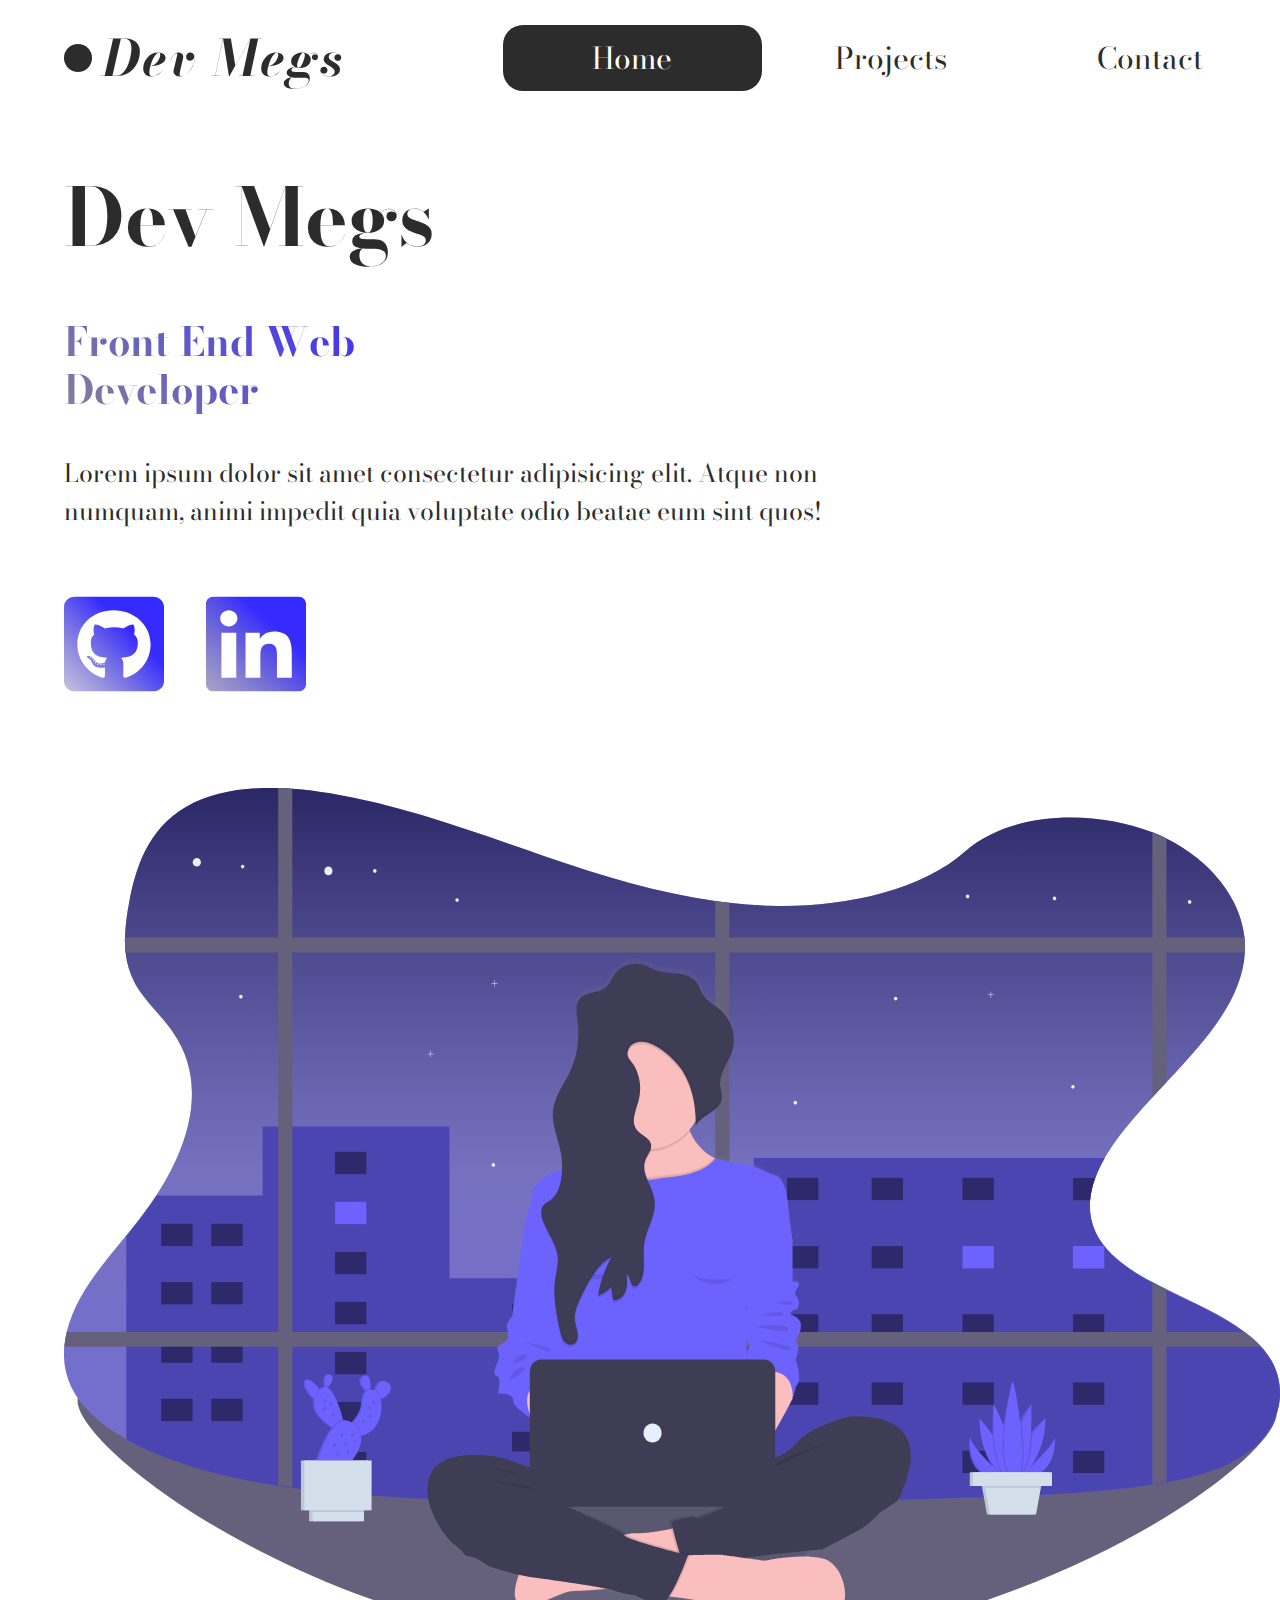
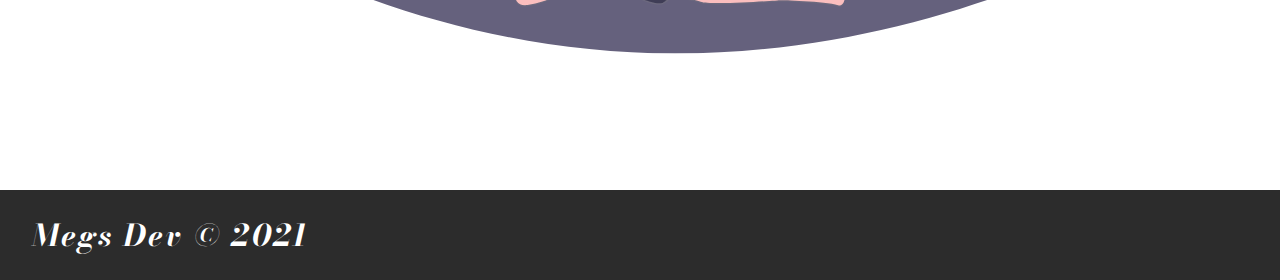
<file: index.html>
<!DOCTYPE html>
<html lang="en">

<head>
    <meta charset="UTF-8">
    <meta http-equiv="X-UA-Compatible" content="IE=edge">
    <meta name="viewport" content="width=device-width, initial-scale=1.0">
    <link href="style/style.css" rel="stylesheet" type="text/css">
    <link rel="preconnect" href="https://fonts.gstatic.com">
    <link rel="stylesheet" href="https://cdnjs.cloudflare.com/ajax/libs/font-awesome/5.15.2/css/all.min.css"
        integrity="sha512-HK5fgLBL+xu6dm/Ii3z4xhlSUyZgTT9tuc/hSrtw6uzJOvgRr2a9jyxxT1ely+B+xFAmJKVSTbpM/CuL7qxO8w=="
        crossorigin="anonymous" />
    <link href="https://fonts.googleapis.com/css2?family=Bodoni+Moda:ital,wght@0,500;0,900;1,700&display=swap"
        rel="stylesheet">
    <link rel="icon" href="icons/code-solid.svg">
    <title>Portfolio | Dev Megs</title>
</head>

<body>
    <header>
        <nav class="nav-bar">
            <div class="logo">
                <i class="fas fa-code"></i>
                <h1>Dev Megs</h1>
            </div>
            <ul class="menu">
                <li class="active"><a href="index.html">Home</a></li>
                <li><a href="./projects/index.html">Projects</a></li>
                <li><a href="./contact/index.html">Contact</a></li>
            </ul>
        </nav>
    </header>
    <section class="main">
        <section id="hero">
            <div class="hero-txt">
                <h1>Dev Megs</h1>
                <h2>Front End Web <br>
                    Developer</h2>
                <p>Lorem ipsum dolor sit amet consectetur adipisicing elit. Atque non numquam, animi impedit quia
                    voluptate odio beatae eum sint quos!</p>
            </div>
            <div class="hero-social">
                <a href="#"><img src="./icons/github-square-brands 1.svg"></a>
                <a href="#"><img src="./icons/linkedin-brands 1.svg"></a>
            </div>
        </section>
        <section class="hero-animation">
            <svg width="600" height="400" viewBox="0 0 930 662" fill="none" xmlns="http://www.w3.org/2000/svg">
                <g id="undraw_working_late_pukg 1" clip-path="url(#clip0)">
                    <path id="Vector"
                        d="M927.453 478.21C927.453 517.461 722.78 662 467.166 662C211.552 662 10.3409 507.969 10.3409 468.718C10.3409 429.468 211.552 519.841 467.166 519.841C722.78 519.841 927.453 438.924 927.453 478.21Z"
                        fill="#65617D" />
                    <path id="Vector_2"
                        d="M929.991 462.544C929.991 463.066 929.991 463.588 929.991 464.118C929.429 480.431 920.823 496.655 905.119 508.111C888.46 520.248 866.119 526.635 843.183 530.713C839.596 531.35 835.993 531.925 832.398 532.482C830.563 532.747 828.736 533.013 826.917 533.261C775.858 540.338 723.726 541.691 671.838 542.991C617.561 544.407 563.233 545.805 508.898 546.53L498.121 546.663C415.679 547.6 333.27 546.813 251.13 541.877C225.638 540.355 199.895 538.338 174.621 534.941C171.018 534.475 167.425 533.965 163.844 533.411C130.324 528.342 97.8018 520.566 68.1703 507.943C61.1754 504.995 54.3333 501.658 47.6729 497.946C29.061 487.517 13.3653 474.327 5.59706 458.138C1.0782 448.647 -0.78231 437.992 0.233881 427.424C0.566239 423.582 1.19117 419.775 2.10261 416.039C4.43898 406.795 8.00224 397.947 12.6865 389.757C24.7872 368.154 42.9633 348.79 58.6339 328.505C92.0867 285.274 113.875 230.648 83.0028 186.337C74.1452 173.608 61.3406 162.452 54.1254 149.139C50.2657 141.947 47.8576 133.989 47.0527 125.767C46.661 121.987 46.5127 118.183 46.6086 114.382C46.9509 105.505 48.0021 96.6749 49.7511 87.9848C54.7791 60.8091 64.173 31.5103 93.1844 14.5609C112.986 2.99004 138.227 -0.601534 163.819 0.0796265C167.411 0.168089 171.004 0.345013 174.596 0.6104C184.409 1.29156 194.163 2.54773 203.582 4.1489C261.773 13.9594 315.48 34.4561 369.698 52.9625C410.978 67.0457 453.732 80.2178 498.096 86.4986C501.683 87.0028 505.269 87.4717 508.873 87.8786C519.272 89.0817 529.764 89.8779 540.339 90.2052C592.974 91.7975 654.382 79.7666 689.335 48.5217C723.098 18.3206 786.417 15.8879 832.373 33.9254L833.06 34.1996C836.518 35.5914 839.87 37.0894 843.116 38.6935C876.979 55.5014 899.664 84.287 902.865 114.409C903.266 118.15 903.361 121.92 903.15 125.679C903.154 125.717 903.154 125.755 903.15 125.794C900.954 162.851 872.261 193.972 843.124 225.146C839.521 228.994 835.909 232.842 832.339 236.717C822.887 246.961 813.727 257.284 805.783 267.909C802.155 272.724 798.819 277.777 795.794 283.036C793.014 287.886 790.639 292.983 788.696 298.269C786.647 303.741 785.33 309.487 784.783 315.342C783.966 323.735 785.419 332.201 788.973 339.758L789.048 339.935C796.825 356.212 813.283 367.747 832.339 377.974C835.85 379.867 839.462 381.707 843.124 383.529C863.789 393.826 886.055 403.389 902.982 416.101C907.546 419.451 911.804 423.242 915.703 427.424C917.29 429.159 918.79 430.981 920.195 432.882C926.376 441.126 929.815 451.288 929.983 461.801C929.991 462.066 929.991 462.305 929.991 462.544Z"
                        fill="#6C63FF" />
                    <path id="Vector_3"
                        d="M929.991 462.544C929.991 463.066 929.991 463.588 929.991 464.118C929.429 480.431 920.823 496.655 905.119 508.111C888.46 520.248 866.119 526.635 843.183 530.713C839.596 531.35 835.993 531.925 832.398 532.482C830.563 532.747 828.736 533.013 826.917 533.261C775.858 540.338 723.726 541.691 671.838 542.991C617.561 544.407 563.233 545.805 508.898 546.53L498.121 546.663C415.679 547.6 333.27 546.813 251.13 541.877C225.638 540.355 199.895 538.338 174.621 534.941C171.018 534.475 167.425 533.965 163.844 533.411C130.324 528.342 97.8018 520.566 68.1703 507.943C61.1754 504.995 54.3333 501.658 47.6729 497.946C29.061 487.517 13.3653 474.327 5.59706 458.138C1.0782 448.647 -0.78231 437.992 0.233881 427.424C0.566239 423.582 1.19117 419.775 2.10261 416.039C4.43898 406.795 8.00224 397.947 12.6865 389.757C24.7872 368.154 42.9633 348.79 58.6339 328.505C92.0867 285.274 113.875 230.648 83.0028 186.337C74.1452 173.608 61.3406 162.452 54.1254 149.139C50.2657 141.947 47.8576 133.989 47.0527 125.767C46.661 121.987 46.5127 118.183 46.6086 114.382C46.9509 105.505 48.0021 96.6749 49.7511 87.9848C54.7791 60.8091 64.173 31.5103 93.1844 14.5609C112.986 2.99004 138.227 -0.601534 163.819 0.0796265C167.411 0.168089 171.004 0.345013 174.596 0.6104C184.409 1.29156 194.163 2.54773 203.582 4.1489C261.773 13.9594 315.48 34.4561 369.698 52.9625C410.978 67.0457 453.732 80.2178 498.096 86.4986C501.683 87.0028 505.269 87.4717 508.873 87.8786C519.272 89.0817 529.764 89.8779 540.339 90.2052C592.974 91.7975 654.382 79.7666 689.335 48.5217C723.098 18.3206 786.417 15.8879 832.373 33.9254L833.06 34.1996C836.518 35.5914 839.87 37.0894 843.116 38.6935C876.979 55.5014 899.664 84.287 902.865 114.409C903.266 118.15 903.361 121.92 903.15 125.679C903.154 125.717 903.154 125.755 903.15 125.794C900.954 162.851 872.261 193.972 843.124 225.146C839.521 228.994 835.909 232.842 832.339 236.717C822.887 246.961 813.727 257.284 805.783 267.909C802.155 272.724 798.819 277.777 795.794 283.036C793.014 287.886 790.639 292.983 788.696 298.269C786.647 303.741 785.33 309.487 784.783 315.342C783.966 323.735 785.419 332.201 788.973 339.758L789.048 339.935C796.825 356.212 813.283 367.747 832.339 377.974C835.85 379.867 839.462 381.707 843.124 383.529C863.789 393.826 886.055 403.389 902.982 416.101C907.546 419.451 911.804 423.242 915.703 427.424C917.29 429.159 918.79 430.981 920.195 432.882C926.376 441.126 929.815 451.288 929.983 461.801C929.991 462.066 929.991 462.305 929.991 462.544Z"
                        fill="url(#paint0_linear)" />
                    <path id="Vector_4"
                        d="M843.158 38.6935V225.137C839.555 228.994 835.943 232.842 832.373 236.717V33.9254L843.158 38.6935Z"
                        fill="#65617D" />
                    <path id="Vector_5"
                        d="M903.193 125.679C903.197 125.717 903.197 125.755 903.193 125.794H47.0535C46.6622 122.014 46.5138 118.21 46.6094 114.409H902.908C903.308 118.15 903.404 121.92 903.193 125.679V125.679Z"
                        fill="#65617D" />
                    <path id="star3"
                        d="M202.225 66.8422C203.961 66.8422 205.368 65.357 205.368 63.5249C205.368 61.6928 203.961 60.2076 202.225 60.2076C200.49 60.2076 199.083 61.6928 199.083 63.5249C199.083 65.357 200.49 66.8422 202.225 66.8422Z"
                        fill="#E7EFFD" />
                    <path id="Vector_6"
                        d="M101.582 60.1987C103.317 60.1987 104.724 58.7135 104.724 56.8814C104.724 55.0493 103.317 53.564 101.582 53.564C99.8464 53.564 98.4395 55.0493 98.4395 56.8814C98.4395 58.7135 99.8464 60.1987 101.582 60.1987Z"
                        fill="#E7EFFD" />
                    <path id="Vector_7"
                        d="M237.723 64.9491C238.468 64.9491 239.072 64.3115 239.072 63.5249C239.072 62.7383 238.468 62.1006 237.723 62.1006C236.978 62.1006 236.374 62.7383 236.374 63.5249C236.374 64.3115 236.978 64.9491 237.723 64.9491Z"
                        fill="#E7EFFD" />
                    <path id="Vector_8"
                        d="M136.627 61.6318C137.372 61.6318 137.976 60.9941 137.976 60.2075C137.976 59.421 137.372 58.7833 136.627 58.7833C135.882 58.7833 135.278 59.421 135.278 60.2075C135.278 60.9941 135.882 61.6318 136.627 61.6318Z"
                        fill="#E7EFFD" />
                    <path id="Vector_9"
                        d="M135.286 161.108C136.031 161.108 136.635 160.47 136.635 159.684C136.635 158.897 136.031 158.259 135.286 158.259C134.541 158.259 133.937 158.897 133.937 159.684C133.937 160.47 134.541 161.108 135.286 161.108Z"
                        fill="#E7EFFD" />
                    <path id="star2"
                        d="M757.557 85.9324C758.302 85.9324 758.906 85.2948 758.906 84.5082C758.906 83.7216 758.302 83.0839 757.557 83.0839C756.812 83.0839 756.208 83.7216 756.208 84.5082C756.208 85.2948 756.812 85.9324 757.557 85.9324Z"
                        fill="#E7EFFD" />
                    <path id="star5"
                        d="M300.623 87.2417C301.368 87.2417 301.972 86.604 301.972 85.8174C301.972 85.0308 301.368 84.3932 300.623 84.3932C299.878 84.3932 299.274 85.0308 299.274 85.8174C299.274 86.604 299.878 87.2417 300.623 87.2417Z"
                        fill="#E7EFFD" />
                    <path id="Vector_10"
                        d="M691.062 84.3932C691.807 84.3932 692.411 83.7555 692.411 82.9689C692.411 82.1823 691.807 81.5447 691.062 81.5447C690.317 81.5447 689.713 82.1823 689.713 82.9689C689.713 83.7555 690.317 84.3932 691.062 84.3932Z"
                        fill="#E7EFFD" />
                    <path id="Vector_11"
                        d="M860.899 88.6659C861.644 88.6659 862.248 88.0283 862.248 87.2417C862.248 86.4551 861.644 85.8174 860.899 85.8174C860.154 85.8174 859.55 86.4551 859.55 87.2417C859.55 88.0283 860.154 88.6659 860.899 88.6659Z"
                        fill="#E7EFFD" />
                    <path id="Vector_12"
                        d="M929.992 462.544C929.992 463.066 929.992 463.588 929.992 464.118C929.564 480.555 920.941 496.947 905.12 508.482C888.461 520.619 866.12 527.006 843.184 531.084C839.597 531.721 835.994 532.296 832.399 532.854C830.563 533.119 828.737 533.384 826.918 533.632C814.348 535.401 801.711 536.755 789.032 537.887C772.021 539.409 754.926 540.461 737.814 541.24C715.842 542.257 693.828 542.832 671.838 543.407C628.858 544.522 585.843 545.636 542.787 546.406L527.51 546.671L508.873 546.937L498.097 547.07C430.219 547.83 362.442 547.441 294.782 544.522C290.279 544.333 285.785 544.127 281.299 543.903C271.243 543.437 261.187 542.897 251.131 542.284C230.977 541.081 210.664 539.559 190.569 537.303C185.239 536.714 179.932 536.062 174.647 535.348C171.043 534.882 167.451 534.372 163.87 533.818C159.881 533.228 155.909 532.585 151.954 531.889C122.624 526.829 94.3081 519.505 68.1961 508.341C61.1952 505.378 54.3451 502.032 47.6736 498.318V342.624C51.3943 338.068 55.0898 333.512 58.643 328.903C62.9167 323.366 67.0229 317.66 70.7939 311.804H151.912V259.036H294.79V375.045H527.51V283.044H796.004C793.277 287.739 790.925 292.666 788.974 297.773V298.269H788.664C786.614 303.741 785.297 309.487 784.75 315.342C783.933 323.735 785.386 332.201 788.94 339.758V340.129L789.015 340.306C796.792 356.583 813.25 368.119 832.306 378.345C835.818 380.238 839.429 382.078 843.091 383.901C863.547 394.091 885.586 403.575 902.447 416.101L902.949 416.472C907.389 419.723 911.542 423.388 915.36 427.424C915.486 427.548 915.595 427.672 915.704 427.796C917.291 429.53 918.79 431.352 920.195 433.254C926.3 441.399 929.735 451.417 929.983 461.801C929.992 462.066 929.992 462.305 929.992 462.544Z"
                        fill="#6C63FF" />
                    <path id="Vector_13" opacity="0.3"
                        d="M929.992 462.544C929.992 463.066 929.992 463.588 929.992 464.118C929.564 480.555 920.941 496.947 905.12 508.482C888.461 520.619 866.12 527.006 843.184 531.084C839.597 531.721 835.994 532.296 832.399 532.854C830.563 533.119 828.737 533.384 826.918 533.632C814.348 535.401 801.711 536.755 789.032 537.887C772.021 539.409 754.926 540.461 737.814 541.24C715.842 542.257 693.828 542.832 671.839 543.407C628.858 544.522 585.843 545.636 542.787 546.406L527.51 546.671L508.873 546.937L498.097 547.07C430.219 547.83 362.442 547.441 294.782 544.522C290.279 544.333 285.785 544.127 281.299 543.903C271.243 543.437 261.187 542.897 251.131 542.284C230.977 541.081 210.664 539.559 190.569 537.303C185.239 536.714 179.932 536.062 174.647 535.348C171.043 534.882 167.451 534.372 163.87 533.818C159.881 533.228 155.909 532.585 151.954 531.889C122.624 526.829 94.3081 519.505 68.1961 508.341C61.1952 505.378 54.3451 502.033 47.6736 498.318V342.624C51.3943 338.068 55.0898 333.512 58.643 328.903C62.9167 323.366 67.0229 317.66 70.7939 311.804H151.912V259.036H294.79V375.045H527.51V283.044H796.004C793.277 287.739 790.925 292.666 788.974 297.773V298.269H788.664C786.614 303.741 785.297 309.487 784.75 315.342C783.933 323.735 785.386 332.201 788.94 339.758V340.129L789.016 340.306C796.792 356.583 813.25 368.119 832.306 378.345C835.818 380.238 839.429 382.078 843.091 383.901C863.547 394.091 885.586 403.575 902.447 416.101L902.949 416.472C907.389 419.723 911.543 423.388 915.36 427.424C915.486 427.548 915.595 427.672 915.704 427.796C917.291 429.53 918.79 431.352 920.195 433.254C926.3 441.399 929.735 451.417 929.983 461.801C929.992 462.066 929.992 462.305 929.992 462.544Z"
                        fill="black" />
                    <path id="window2" opacity="0.4" d="M98.2886 333.318H74.3219V350.391H98.2886V333.318Z"
                        fill="black" />
                    <path id="Vector_14" opacity="0.4" d="M136.635 333.318H112.669V350.391H136.635V333.318Z"
                        fill="black" />
                    <path id="Vector_15" opacity="0.4" d="M576.944 298.225H552.977V315.298H576.944V298.225Z"
                        fill="black" />
                    <path id="window3" opacity="0.4" d="M641.645 298.225H617.679V315.298H641.645V298.225Z"
                        fill="black" />
                    <path id="Vector_16" opacity="0.4" d="M711.132 298.225H687.165V315.298H711.132V298.225Z"
                        fill="black" />
                    <path id="Vector_17" opacity="0.4" d="M576.944 350.4H552.977V367.473H576.944V350.4Z" fill="black" />
                    <path id="Vector_18" opacity="0.4" d="M641.645 350.4H617.679V367.473H641.645V350.4Z" fill="black" />
                    <path id="Vector_19" d="M711.132 350.4H687.165V367.473H711.132V350.4Z" fill="#6C63FF" />
                    <path id="Vector_20" opacity="0.4" d="M576.944 402.566H552.977V419.639H576.944V402.566Z"
                        fill="black" />
                    <path id="Vector_21" opacity="0.4" d="M641.645 402.566H617.679V419.639H641.645V402.566Z"
                        fill="black" />
                    <path id="Vector_22" opacity="0.4" d="M711.132 402.566H687.165V419.639H711.132V402.566Z"
                        fill="black" />
                    <path id="Vector_23" opacity="0.4" d="M576.944 454.741H552.977V471.815H576.944V454.741Z"
                        fill="black" />
                    <path id="Vector_24" opacity="0.4" d="M641.645 454.741H617.679V471.815H641.645V454.741Z"
                        fill="black" />
                    <path id="Vector_25" opacity="0.4" d="M711.132 454.741H687.165V471.815H711.132V454.741Z"
                        fill="black" />
                    <path id="Vector_26" opacity="0.4" d="M576.944 506.916H552.977V523.99H576.944V506.916Z"
                        fill="black" />
                    <path id="Vector_27" opacity="0.4" d="M641.645 506.916H617.679V523.99H641.645V506.916Z"
                        fill="black" />
                    <path id="Vector_28" opacity="0.4" d="M711.132 506.916H687.165V523.99H711.132V506.916Z"
                        fill="black" />
                    <path id="Vector_29" opacity="0.4"
                        d="M788.697 298.269C786.648 303.741 785.331 309.487 784.784 315.342H771.635V298.269H788.697Z"
                        fill="black" />
                    <path id="Vector_30" d="M795.602 350.4H771.635V367.473H795.602V350.4Z" fill="#6C63FF" />
                    <path id="Vector_31" opacity="0.4" d="M795.602 402.566H771.635V419.639H795.602V402.566Z"
                        fill="black" />
                    <path id="window4" opacity="0.4" d="M795.602 454.741H771.635V471.815H795.602V454.741Z"
                        fill="black" />
                    <path id="Vector_32" opacity="0.4" d="M795.602 506.916H771.635V523.99H795.602V506.916Z"
                        fill="black" />
                    <path id="Vector_33" opacity="0.4" d="M231.287 278.303H207.32V295.376H231.287V278.303Z"
                        fill="black" />
                    <path id="Vector_34" d="M231.287 316.581H207.32V333.654H231.287V316.581Z" fill="#6C63FF" />
                    <path id="Vector_35" opacity="0.4" d="M231.287 354.849H207.32V371.923H231.287V354.849Z"
                        fill="black" />
                    <path id="window1" opacity="0.4" d="M231.287 393.127H207.32V410.2H231.287V393.127Z" fill="black" />
                    <path id="Vector_36" opacity="0.4" d="M231.287 431.396H207.32V448.469H231.287V431.396Z"
                        fill="black" />
                    <path id="Vector_37" opacity="0.4" d="M231.287 469.674H207.32V486.747H231.287V469.674Z"
                        fill="black" />
                    <path id="Vector_38" opacity="0.4" d="M231.287 507.943H207.32V525.016H231.287V507.943Z"
                        fill="black" />
                    <path id="Vector_39" opacity="0.4" d="M98.2886 377.938H74.3219V395.011H98.2886V377.938Z"
                        fill="black" />
                    <path id="Vector_40" opacity="0.4" d="M136.635 377.938H112.669V395.011H136.635V377.938Z"
                        fill="black" />
                    <path id="Vector_41" opacity="0.4" d="M98.2886 422.559H74.3219V439.632H98.2886V422.559Z"
                        fill="black" />
                    <path id="Vector_42" opacity="0.4" d="M136.635 422.559H112.669V439.632H136.635V422.559Z"
                        fill="black" />
                    <path id="Vector_43" opacity="0.4" d="M98.2886 467.179H74.3219V484.252H98.2886V467.179Z"
                        fill="black" />
                    <path id="Vector_44" opacity="0.4" d="M136.635 467.179H112.669V484.252H136.635V467.179Z"
                        fill="black" />
                    <path id="Vector_45" opacity="0.4" d="M462.524 394.941H342.707V410.2H462.524V394.941Z"
                        fill="black" />
                    <path id="Vector_46" opacity="0.4" d="M462.524 443.63H342.707V458.89H462.524V443.63Z"
                        fill="black" />
                    <path id="Vector_47" opacity="0.4" d="M462.524 492.329H342.707V507.589H462.524V492.329Z"
                        fill="black" />
                    <path id="Vector_48"
                        d="M174.597 0.610394V534.924C170.993 534.458 167.401 533.948 163.82 533.393V0.0796204C167.415 0.15039 171.002 0.345006 174.597 0.610394Z"
                        fill="#65617D" />
                    <path id="Vector_49"
                        d="M508.873 87.8609V546.548L498.097 546.68V86.472C501.683 86.9851 505.275 87.4481 508.873 87.8609Z"
                        fill="#65617D" />
                    <path id="Vector_50"
                        d="M915.704 427.424H0.234619C0.566977 423.582 1.19191 419.775 2.10335 416.039H903.016C907.574 419.406 911.822 423.218 915.704 427.424V427.424Z"
                        fill="#65617D" />
                    <path id="Vector_51"
                        d="M832.373 377.938C835.885 379.831 839.496 381.671 843.158 383.494V530.713C839.572 531.35 835.968 531.925 832.373 532.482V377.938Z"
                        fill="#65617D" />
                    <path id="star4"
                        d="M282.681 203.296H280.62V201.119H280.251V203.296H278.19V203.685H280.251V205.861H280.62V203.685H282.681V203.296Z"
                        fill="#E7EFFD" />
                    <path id="Vector_52"
                        d="M711.132 158.065H709.071V155.889H708.694V158.065H706.64V158.454H708.694V160.63H709.071V158.454H711.132V158.065Z"
                        fill="#E7EFFD" />
                    <path id="Vector_53"
                        d="M331.511 149.263H329.45V147.087H329.073V149.263H327.02V149.661H329.073V151.828H329.45V149.661H331.511V149.263Z"
                        fill="#E7EFFD" />
                    <path id="Vector_54"
                        d="M328.369 289.776C329.114 289.776 329.718 289.139 329.718 288.352C329.718 287.566 329.114 286.928 328.369 286.928C327.624 286.928 327.02 287.566 327.02 288.352C327.02 289.139 327.624 289.776 328.369 289.776Z"
                        fill="#E7EFFD" />
                    <path id="star1"
                        d="M636.056 162.532C636.801 162.532 637.405 161.894 637.405 161.108C637.405 160.321 636.801 159.684 636.056 159.684C635.311 159.684 634.707 160.321 634.707 161.108C634.707 161.894 635.311 162.532 636.056 162.532Z"
                        fill="#E7EFFD" />
                    <path id="Vector_55"
                        d="M771.635 229.985C772.381 229.985 772.985 229.347 772.985 228.56C772.985 227.774 772.381 227.136 771.635 227.136C770.89 227.136 770.286 227.774 770.286 228.56C770.286 229.347 770.89 229.985 771.635 229.985Z"
                        fill="#E7EFFD" />
                    <path id="Vector_56"
                        d="M559.304 242.201C560.049 242.201 560.653 241.564 560.653 240.777C560.653 239.991 560.049 239.353 559.304 239.353C558.559 239.353 557.955 239.991 557.955 240.777C557.955 241.564 558.559 242.201 559.304 242.201Z"
                        fill="#E7EFFD" />
                    <path id="Vector_57"
                        d="M599.436 480.502C599.436 480.502 570.684 487.844 559.304 501.582C555.491 506.173 549.835 509.482 543.994 511.844V491.117C550.572 479.458 557.201 466.489 557.201 466.489C557.502 465.852 559.899 456.909 559.899 456.909C565.296 452.432 559.597 436.792 559.597 436.792C559.597 436.792 562.899 426.893 561.097 424.974C559.296 423.054 560.796 417.95 562.296 415.712C563.796 413.474 563.494 410.599 563.494 408.688C563.494 406.777 561.097 403.893 557.201 402.301C553.304 400.708 557.502 398.152 559.899 397.506C562.296 396.86 562.899 390.801 560.201 387.607C557.502 384.414 560.502 382.503 561.994 378.991C563.486 375.479 557.175 376.116 557.175 376.116V343.827C557.175 343.827 555.374 333.291 553.58 314.767C551.787 296.243 544.89 294.332 544.89 294.332C541.196 293.121 537.592 291.625 534.105 289.856C530.435 288.04 526.628 286.546 522.725 285.389C522.725 285.389 514.639 285.389 508.044 283.248C501.449 281.107 498.03 280.957 498.03 280.957L496.949 280.391C488.839 276.038 482.414 268.845 478.772 260.044C478.588 259.602 478.421 259.16 478.253 258.735C480.044 256.663 481.646 254.418 483.038 252.03V251.977C483.038 252.304 483.038 252.631 483.038 252.958C483.038 253.091 483.038 253.233 483.038 253.365C483.038 254.153 483.038 254.94 483.038 255.727V255.807C487.814 246.899 501.675 244.864 502.991 234.691C503.05 234.228 503.081 233.761 503.083 233.293V233.231C503.083 232.895 503.083 232.55 503.083 232.205C502.907 229.365 501.985 226.535 501.809 223.669C501.75 222.847 501.75 222.022 501.809 221.2V221.253C502.429 213.354 508.069 206.48 510.65 198.811C511.344 196.747 511.797 194.603 511.999 192.424V192.362C512.066 191.707 512.108 191.044 512.125 190.38C512.125 190.221 512.125 190.053 512.125 189.894C512.125 189.434 512.125 189.009 512.125 188.514C512.046 184.433 511.177 180.412 509.57 176.7C507.963 172.988 505.652 169.662 502.781 166.929C498.005 162.55 491.694 159.799 488.384 154.075C486.842 151.421 486.088 148.272 484.404 145.707C481.236 140.859 475.42 138.886 469.915 138.187C464.409 137.488 458.753 137.718 453.49 135.896C449.753 134.604 446.367 132.313 442.596 131.163C438.488 130.003 434.141 130.197 430.14 131.72C426.139 133.242 422.675 136.021 420.213 139.682C418.227 142.743 416.928 146.405 414.247 148.794C408.758 153.695 399.448 151.572 394.638 157.216C391.998 160.321 391.696 164.549 392.015 168.866C392.015 168.919 392.015 168.972 392.015 169.025C392.015 169.353 392.073 169.689 392.107 170.025C392.107 170.184 392.107 170.343 392.107 170.494C392.107 170.644 392.107 170.83 392.166 170.998C392.333 172.546 392.543 174.085 392.727 175.571C392.727 175.801 392.777 176.023 392.802 176.253L392.953 177.641C392.953 177.978 393.004 178.314 393.037 178.65C393.071 178.986 393.096 179.535 393.121 179.906C393.146 180.278 393.121 180.561 393.18 180.897C393.717 192.686 391.349 204.42 386.308 214.955C381.774 224.341 375.037 232.992 373.864 243.475C373.681 245.193 373.636 246.924 373.73 248.65C373.73 248.854 373.73 249.057 373.73 249.261C373.73 249.464 373.78 249.88 373.805 250.19C373.83 250.499 373.872 250.906 373.914 251.26C373.914 251.463 373.964 251.667 373.989 251.87C374.048 252.339 374.115 252.808 374.191 253.286L374.241 253.586C375.431 260.734 378.129 267.74 379.562 274.959C380.099 277.621 380.458 280.32 380.635 283.036C380.631 283.053 380.631 283.071 380.635 283.089C380.685 283.973 380.727 284.814 380.752 285.681C380.752 286.848 380.752 288.025 380.752 289.219C378.477 290.142 376.145 290.899 373.772 291.484C369.582 292.121 357.288 303.621 358.185 306.522C359.081 309.424 352.688 329.523 352.512 330.133L342.456 403.557C342.456 403.557 337.118 408.989 338.785 412.5C340.453 416.012 338.458 422.081 338.458 422.081C338.458 422.081 329.442 426.23 331.444 428.786C333.447 431.343 332.534 436.129 331.159 439.322C329.785 442.516 327.531 448.266 331.159 449.221C334.788 450.177 331.78 462.641 331.78 462.641C331.78 462.641 344.425 461.102 343.511 469.028C343.21 471.549 352.352 478.485 356.165 481.262V519.425C351.045 517.912 345.028 515.948 341.19 514.055C333.405 510.225 289.67 502.883 280.084 524.919C270.497 546.955 293.265 576.333 298.955 579.526C298.955 579.526 304.352 583.994 305.55 586.232C306.749 588.47 313.637 589.107 313.637 589.107C313.637 589.107 320.827 592.645 322.62 594.53C323.944 595.945 334.897 599.616 347.877 602.491C347.877 602.491 337.394 627.968 354.498 625.872C371.601 623.775 379.931 614.885 391.99 614.885C396.808 614.885 405.758 614.168 414.766 613.319C417.029 613.742 419.267 614.3 421.47 614.991C426.546 616.676 431.758 617.86 437.04 618.53C437.04 618.53 450.524 626.19 457.714 624.271C458.306 624.095 458.859 623.794 459.339 623.386H459.507C460.814 623.041 462.297 621.617 463.839 619.467C472.831 620.44 483.113 621.82 486.935 623.395C494.384 626.429 547.673 622.227 547.673 622.227C547.673 622.227 582.097 622.944 591.961 626.093C601.824 629.242 598.321 593.937 580.12 589.965C575.261 588.936 570.318 588.421 565.363 588.426C566.623 587.053 567.775 585.574 568.807 584.003C575.36 583.375 579.701 582.985 579.701 582.985C579.701 582.985 597.072 574.042 606.961 568.61C613.274 564.985 618.945 560.232 623.721 554.562C623.721 554.562 632.402 548.812 635.997 546.601C639.592 544.389 641.386 537.02 641.386 537.02C668.629 471.868 599.436 480.502 599.436 480.502ZM521.435 398.78C521.435 397.71 521.435 396.63 521.435 395.56C522.407 396.285 522.264 397.426 521.435 398.771V398.78ZM521.72 421.364C522.449 422.373 523.153 423.293 523.656 424.018C525.591 426.672 522.088 427.911 522.34 432.307C522.399 433.289 522.482 434.66 522.566 436.182C522.197 429.839 521.896 424.62 521.72 421.356V421.364Z"
                        fill="url(#paint1_linear)" />
                    <path id="Vector_58"
                        d="M365.802 522.141C365.802 522.141 349.042 518.027 341.241 514.232C333.439 510.437 289.72 503.166 280.134 524.989C270.547 546.813 293.316 575.891 299.006 579.058C304.696 582.224 360.112 538.887 360.112 538.887L403.822 558.349L412.202 528.147L365.802 522.141Z"
                        fill="#3F3D56" />
                    <path id="Vector_59"
                        d="M543.717 528.147H415.16C398.115 528.147 384.297 542.734 384.297 560.728V565.443C384.297 583.437 398.115 598.024 415.16 598.024H543.717C560.763 598.024 574.581 583.437 574.581 565.443V560.728C574.581 542.734 560.763 528.147 543.717 528.147Z"
                        fill="#65617D" />
                    <path id="Vector_60" opacity="0.1"
                        d="M574.581 563.081C574.587 569.954 572.668 576.676 569.067 582.401C567.842 584.341 566.438 586.149 564.877 587.798C561.807 591.047 558.158 593.625 554.142 595.381C550.125 597.138 545.819 598.039 541.471 598.033H417.398C408.619 598.033 400.199 594.351 393.992 587.798C387.784 581.245 384.297 572.357 384.297 563.09C384.297 553.823 387.784 544.935 393.992 538.382C400.199 531.829 408.619 528.147 417.398 528.147H541.48C550.257 528.147 558.675 531.828 564.883 538.379C571.09 544.93 574.578 553.815 574.581 563.081V563.081Z"
                        fill="black" />
                    <path id="Vector_61"
                        d="M470.979 565.125C470.979 565.125 451.898 570.3 436.328 570.07C420.758 569.84 347.928 601.783 347.928 601.783C347.928 601.783 337.444 627.013 354.548 624.925C371.651 622.838 379.981 614.08 392.04 614.08C404.099 614.08 442.035 609.657 442.035 609.657L478.538 581.189L470.979 565.125Z"
                        fill="#FBBEBE" />
                    <path id="Vector_62"
                        d="M482.921 327.046L448.697 334.167L446.476 334.636C446.476 334.636 419.417 327.046 418.521 326.409C417.624 325.772 393.062 290.838 393.062 290.838C393.062 290.838 405.481 290.98 415.236 285.044C415.588 284.831 415.931 284.601 416.275 284.38C420.564 281.65 423.822 277.432 425.493 272.447C425.669 271.925 425.819 271.385 425.962 270.819C427.001 266.59 427.068 261.469 425.677 255.267C422.325 240.521 430.035 236.46 440.25 236.814C455.007 237.327 475.094 247.049 475.094 247.049C475.354 252.012 476.423 256.889 478.253 261.468C478.412 261.893 478.588 262.353 478.772 262.76C482.437 271.491 488.862 278.605 496.949 282.885L498.03 283.451C499.119 284 500.267 284.522 501.457 284.991C527.552 295.429 482.921 327.046 482.921 327.046Z"
                        fill="#FBBEBE" />
                    <path id="Vector_63" opacity="0.1"
                        d="M478.806 262.76C472.298 270.538 463.469 275.738 453.781 277.5C444.092 279.261 434.124 277.478 425.526 272.447C427.001 267.917 427.278 262.282 425.711 255.267C417.624 219.219 475.152 247.049 475.152 247.049C475.436 252.48 476.675 257.808 478.806 262.76V262.76Z"
                        fill="black" />
                    <path id="Vector_64"
                        d="M489.608 230.737C489.622 239.256 487.356 247.606 483.071 254.825C481.677 257.193 480.075 259.417 478.286 261.468C470.738 270.202 460.254 275.472 449.074 276.153C448.236 276.215 447.339 276.242 446.468 276.242C437.937 276.242 429.598 273.571 422.505 268.568C415.412 263.565 409.884 256.454 406.619 248.134C403.355 239.814 402.501 230.66 404.165 221.827C405.829 212.995 409.937 204.882 415.969 198.514C422.001 192.147 429.686 187.81 438.053 186.053C446.42 184.297 455.092 185.198 462.973 188.644C470.855 192.091 477.591 197.926 482.33 205.414C487.07 212.902 489.599 221.705 489.599 230.71L489.608 230.737Z"
                        fill="#FBBEBE" />
                    <path id="Vector_65" opacity="0.1"
                        d="M482.921 327.046L448.697 334.167L446.476 334.636C446.476 334.636 419.417 327.046 418.521 326.409C417.624 325.772 393.062 290.838 393.062 290.838C393.062 290.838 405.481 290.98 415.236 285.044C415.588 284.831 415.931 284.601 416.275 284.38C419.375 287.919 429.523 297.924 445.471 297.853C447.518 297.854 449.562 297.697 451.588 297.384C456.398 296.606 461.25 296.102 466.094 295.615C475.37 294.589 489.558 291.617 497.007 282.965L498.088 283.531C499.178 284.079 500.326 284.601 501.516 285.07C527.552 295.429 482.921 327.046 482.921 327.046Z"
                        fill="black" />
                    <path id="Vector_66"
                        d="M521.561 419.374C521.854 426.336 526.656 504.749 526.656 504.749H377.182L378.196 455.378L379.034 415.889L379.302 402.929L380.501 358.034L376.168 354L352.62 332.097C352.796 331.513 359.182 311.529 358.294 308.716C357.405 305.903 369.682 294.492 373.88 293.855C376.267 293.27 378.613 292.516 380.903 291.599C387.967 288.945 397.395 285.123 398.434 285.725C399.9 286.556 414.599 285.115 415.194 285.053C415.194 285.053 426.037 299.852 445.412 299.764C447.452 299.753 449.488 299.581 451.504 299.251C456.314 298.472 461.166 297.968 466.01 297.437C475.756 296.367 490.907 293.138 498.005 283.46C498.005 283.46 501.432 283.611 508.019 285.725C514.605 287.839 522.7 287.848 522.7 287.848C526.601 288.993 530.407 290.473 534.08 292.271C537.569 294.02 541.173 295.498 544.865 296.694C544.865 296.694 551.754 298.587 553.555 316.926C555.357 335.264 557.175 345.702 557.175 345.702L521.561 378.265C521.561 378.265 521.267 412.385 521.561 419.374Z"
                        fill="#6C63FF" />
                    <path id="Vector_67"
                        d="M352.629 474.079L357.866 482.934L377.484 490.232L390.967 464.278L378.54 455.422L358.621 447.204L347.241 454.157L352.629 474.079Z"
                        fill="#FBBEBE" />
                    <path id="Vector_68"
                        d="M520.061 517.709C520.061 517.709 547.916 515.497 559.304 501.901C570.692 488.304 599.436 481.032 599.436 481.032C599.436 481.032 668.629 472.496 641.335 537.003C641.335 537.003 639.542 544.274 635.947 546.486C632.352 548.697 623.67 554.394 623.67 554.394L517.387 544.593L520.061 517.709Z"
                        fill="#3F3D56" />
                    <path id="Vector_69" opacity="0.1"
                        d="M574.581 563.081C574.587 569.954 572.668 576.676 569.067 582.401C551.184 584.073 511.58 588.001 503.292 590.443C493.111 593.424 472.504 588.231 470.25 587.647L470.041 587.594C470.041 587.594 466.068 574.873 464.175 566.735C463.337 563.037 462.892 560.286 463.446 560.082C465.247 559.454 481.722 554.704 481.421 557.429C481.119 560.153 530.862 537.029 530.862 537.029L532.387 557.269C537.441 563.373 574.581 554.297 574.581 563.081Z"
                        fill="black" />
                    <path id="Vector_70"
                        d="M625.799 546.167L623.704 554.394C618.919 560.015 613.248 564.72 606.944 568.301C597.056 573.679 579.684 582.534 579.684 582.534C579.684 582.534 515.887 588.222 505.102 591.38C494.317 594.538 471.851 588.532 471.851 588.532C471.851 588.532 463.471 561.657 465.264 561.02C467.057 560.383 483.532 555.65 483.239 558.366C482.946 561.082 532.681 537.967 532.681 537.967L625.799 546.167Z"
                        fill="#3F3D56" />
                    <path id="Vector_71"
                        d="M448.169 617.061C448.169 617.061 479.527 619.37 486.985 622.369C494.443 625.368 547.723 621.219 547.723 621.219C547.723 621.219 582.148 621.926 592.011 625.04C601.874 628.154 598.371 593.194 580.17 589.275C561.969 585.356 536.318 591.124 536.318 591.124C536.318 591.124 507.373 587.187 503.862 586.701C500.351 586.214 477.231 586.922 477.231 586.922L448.169 617.061Z"
                        fill="#FBBEBE" />
                    <path id="Vector_72" opacity="0.1"
                        d="M324.941 529.793C324.941 529.793 366.389 533.729 377.786 540.904L324.941 529.793Z"
                        fill="black" />
                    <path id="Vector_73" opacity="0.1"
                        d="M583.463 501.096C583.463 501.096 551.008 509.429 538.287 521.69L583.463 501.096Z"
                        fill="black" />
                    <path id="Vector_74" opacity="0.1"
                        d="M327.355 519.841C328.017 520.071 346.436 522.619 345.992 524.467C345.548 526.316 327.355 519.841 327.355 519.841Z"
                        fill="black" />
                    <path id="Vector_75" opacity="0.1"
                        d="M298.41 568.619L300.807 578.111C300.807 578.111 306.195 582.534 307.394 584.746C308.592 586.957 315.48 587.594 315.48 587.594C315.48 587.594 322.67 591.071 324.472 592.964C326.274 594.857 345.732 600.872 364.009 603.402C382.286 605.932 416.124 610.674 423.314 613.204C428.394 614.867 433.609 616.031 438.892 616.681C438.892 616.681 452.367 624.271 459.557 622.378C466.747 620.485 479.024 586.011 479.024 586.011C479.024 586.011 431.702 574.316 430.202 570.521C428.702 566.726 383.174 549.025 383.174 549.025L356.215 549.697L298.41 568.619Z"
                        fill="black" />
                    <path id="Vector_76"
                        d="M296.609 569.566L299.005 579.058C299.005 579.058 304.402 583.481 305.601 585.692C306.799 587.904 313.687 588.541 313.687 588.541C313.687 588.541 320.877 592.017 322.67 593.919C324.464 595.821 343.939 601.819 362.207 604.349C380.475 606.879 414.331 611.621 421.521 614.151C426.599 615.809 431.811 616.969 437.091 617.618C437.091 617.618 450.574 625.2 457.764 623.307C464.954 621.413 477.231 586.94 477.231 586.94C477.231 586.94 429.901 575.245 428.409 571.45C426.917 567.655 360.112 538.887 360.112 538.887L339.162 533.827L296.609 569.566Z"
                        fill="#3F3D56" />
                    <path id="Vector_77"
                        d="M357.858 328.939L352.62 332.106L342.565 404.831C342.565 404.831 337.226 410.209 338.894 413.677C340.562 417.145 338.567 423.16 338.567 423.16C338.567 423.16 329.55 427.274 331.553 429.804C333.556 432.334 332.643 437.075 331.268 440.233C329.894 443.392 327.64 449.08 331.268 450.035C334.897 450.991 331.888 463.304 331.888 463.304C331.888 463.304 344.534 461.783 343.62 469.621C343.243 472.788 357.917 482.89 357.917 482.89C357.917 482.89 341.24 450.955 378.598 455.378L381.808 437.376C381.808 437.376 385.017 427.238 381.808 424.107C378.598 420.975 382.529 405.928 382.529 405.928L383.233 340.634L357.858 328.939Z"
                        fill="#6C63FF" />
                    <path id="Vector_78" opacity="0.1"
                        d="M349.721 422.859C350.383 424.018 370.554 426.398 371.869 430.175C373.185 433.953 349.721 422.859 349.721 422.859Z"
                        fill="black" />
                    <path id="Vector_79" opacity="0.1"
                        d="M343.361 440.915C343.361 440.915 346.101 431.883 352.579 433.501C359.056 435.12 343.361 440.915 343.361 440.915Z"
                        fill="black" />
                    <path id="Vector_80" opacity="0.1"
                        d="M339.858 454.104C339.858 454.104 344.676 442.065 351.255 442.993C357.833 443.922 339.858 454.104 339.858 454.104Z"
                        fill="black" />
                    <path id="Vector_81"
                        d="M559.304 453.839L557.201 467.108C557.201 467.108 535.639 508.854 531.742 509.482C527.846 510.11 506.602 481.66 506.602 481.66L500.912 453.83L523.312 449.345L533.259 438.968C533.259 438.968 558.399 441.507 559.304 453.839Z"
                        fill="#FBBEBE" />
                    <path id="Vector_82"
                        d="M549.114 339.696L557.201 345.702V377.637C557.201 377.637 563.494 377 561.994 380.486C560.494 383.971 557.502 385.856 560.201 389.023C562.899 392.189 562.296 398.187 559.899 398.824C557.502 399.461 553.312 401.982 557.201 403.566C561.089 405.149 563.494 407.989 563.494 409.891C563.494 411.793 563.796 414.632 562.296 416.844C560.796 419.055 559.304 424.116 561.097 426.017C562.891 427.919 559.597 437.712 559.597 437.712C559.597 437.712 565.296 453.211 559.899 457.634C559.899 457.634 557.502 466.48 557.201 467.117C557.201 467.117 560.98 436.341 523.295 449.354C523.295 449.354 522.6 437.624 522.34 433.28C522.08 428.937 525.591 427.663 523.656 425.071C521.72 422.479 516.876 416.526 519.164 414.951C521.452 413.376 520.664 410.528 519.759 408.307C518.854 406.087 515.695 406.096 518.56 403.406C521.426 400.717 523.128 398.196 521.443 396.931C519.759 395.666 516.834 391.544 519.164 389.651C521.494 387.757 521.561 360.246 521.561 360.246C521.561 360.246 531.147 319.774 549.114 339.696Z"
                        fill="#6C63FF" />
                    <path id="Vector_83" opacity="0.1"
                        d="M545.309 394.1C545.309 394.1 556.823 390.801 557.201 394.1C557.578 397.4 545.309 394.1 545.309 394.1Z"
                        fill="black" />
                    <path id="Vector_84" opacity="0.1"
                        d="M532.371 403.185C532.371 403.185 548.159 399.019 550.128 402.257C552.097 405.494 532.371 403.185 532.371 403.185Z"
                        fill="black" />
                    <path id="Vector_85" opacity="0.1"
                        d="M528.86 411.979C528.86 411.979 552.541 408.502 554.075 413.597C555.608 418.693 528.86 411.979 528.86 411.979Z"
                        fill="black" />
                    <path id="Vector_86" opacity="0.1"
                        d="M532.371 422.859C533.251 423.089 555.173 424.708 555.608 429.105C556.044 433.501 532.371 422.859 532.371 422.859Z"
                        fill="black" />
                    <g id="laptop">
                        <path id="Vector_87"
                            d="M535.228 437.111H364.998C360.152 437.111 356.224 441.257 356.224 446.373V540.435C356.224 545.55 360.152 549.697 364.998 549.697H535.228C540.074 549.697 544.002 545.55 544.002 540.435V446.373C544.002 441.257 540.074 437.111 535.228 437.111Z"
                            fill="#3F3D56" />
                        <path id="Vector_88"
                            d="M450.113 500.715C453.936 500.715 457.035 497.444 457.035 493.408C457.035 489.373 453.936 486.101 450.113 486.101C446.29 486.101 443.191 489.373 443.191 493.408C443.191 497.444 446.29 500.715 450.113 500.715Z"
                            fill="#E7EFFD" />
                    </g>
                    <path id="Vector_89" opacity="0.1"
                        d="M387.665 368.101C387.665 368.101 405.666 382.627 419.585 371.56C419.585 371.56 396.054 373.816 387.665 368.101Z"
                        fill="black" />
                    <path id="Vector_90" opacity="0.1"
                        d="M478.806 372.011C478.806 372.011 496.798 386.528 510.717 375.461C510.717 375.461 487.194 377.726 478.806 372.011Z"
                        fill="black" />
                    <path id="Vector_91" opacity="0.1"
                        d="M489.608 230.737C489.622 239.256 487.356 247.606 483.071 254.825C482.711 242.148 479.887 229.463 473.351 218.874C467.367 209.143 449.174 192.167 436.672 196.9C435.364 197.406 434.187 198.23 433.238 199.306C432.289 200.382 431.593 201.679 431.208 203.092C429.968 208.064 433.596 210.169 435.926 214.088C439.876 220.879 441.42 228.927 440.283 236.805C440.125 237.866 439.915 238.917 439.655 239.954C437.686 247.757 433.177 256.683 437.828 263.079C441.071 267.502 448.043 269.076 448.99 274.579C449.077 275.098 449.105 275.627 449.074 276.153C448.856 279.878 445.848 283.159 444.532 286.813C442.99 291.121 443.862 295.403 445.462 299.729C447.54 305.372 450.859 311.078 451.663 317.041C452.468 323.003 450.733 328.541 448.688 334.14C446.753 339.448 444.498 344.712 443.744 350.241C442.294 360.75 445.948 372.905 439.68 381.202C439.043 382.206 438.06 382.908 436.94 383.157C432.926 383.6 433.588 375.983 430.378 373.427C430.722 377.85 431.049 382.467 429.54 386.607C428.032 390.748 424.06 394.268 419.903 393.569L418.47 383.635C415.642 386.574 412.238 388.824 408.498 390.226C409.97 379.661 413.515 369.538 418.906 360.502C408.356 365.863 402.205 377.469 396.716 388.386C393.297 395.206 389.752 402.655 390.95 410.271C391.437 413.376 392.702 416.331 392.978 419.454C393.255 422.576 392.182 426.23 389.425 427.415C387.02 428.45 384.213 427.212 382.478 425.142L382.177 424.761C382.009 424.531 381.85 424.292 381.699 424.054C381.399 423.573 381.133 423.071 380.903 422.55C380.154 420.679 379.592 418.732 379.227 416.738L379.043 415.853C376.252 402.929 373.738 389.598 375.783 376.523C376.537 371.71 377.911 366.933 377.744 362.05C377.618 359.297 377.086 356.581 376.168 354C373.721 346.764 369.012 340.12 366.33 332.831C366.301 332.782 366.278 332.728 366.263 332.672C364.855 328.815 364.16 323.994 366.766 320.898C368.107 319.296 370.118 318.491 371.794 317.359C377.006 313.776 379.336 306.974 380.3 300.48C380.733 297.554 380.952 294.596 380.953 291.634C388.017 288.98 397.445 285.159 398.484 285.76C399.951 286.592 414.649 285.15 415.244 285.088C419.719 282.363 423.624 278.356 425.535 272.491C425.711 271.969 425.861 271.429 426.004 270.863C419.295 267.042 413.665 261.412 409.688 254.546C405.71 247.68 403.528 239.825 403.363 231.779C403.198 223.733 405.056 215.785 408.747 208.744C412.439 201.703 417.832 195.82 424.378 191.696C430.924 187.571 438.389 185.351 446.012 185.263C453.635 185.175 461.144 187.221 467.774 191.193C474.404 195.166 479.918 200.922 483.755 207.876C487.592 214.83 489.614 222.733 489.616 230.781L489.608 230.737Z"
                        fill="black" />
                    <path id="Vector_92"
                        d="M439.655 238.061C437.677 245.864 433.177 254.79 437.836 261.194C441.079 265.617 448.052 267.183 448.982 272.694C449.728 277.118 446.032 280.762 444.54 284.92C440.987 294.854 450.255 304.62 451.663 315.139C453.197 326.55 445.32 336.945 443.753 348.347C442.303 358.857 445.957 371.003 439.688 379.309C439.055 380.317 438.07 381.02 436.948 381.264C432.934 381.716 433.596 374.099 430.387 371.534C430.73 375.957 431.057 380.574 429.549 384.714C428.04 388.854 424.068 392.366 419.912 391.676L418.479 381.733C415.651 384.673 412.247 386.923 408.506 388.324C409.979 377.763 413.521 367.643 418.906 358.609C408.356 363.97 402.213 375.576 396.724 386.484C393.297 393.304 389.76 400.761 390.95 408.378C391.436 411.483 392.702 414.429 392.978 417.561C393.255 420.692 392.182 424.328 389.425 425.522C386.911 426.628 383.869 425.159 382.177 422.868C380.484 420.577 379.83 417.658 379.219 414.836C376.353 401.637 373.679 388.014 375.766 374.656C376.52 369.835 377.894 365.058 377.727 360.184C377.367 349.506 369.9 340.722 366.263 330.788C364.847 326.922 364.16 322.11 366.766 319.013C368.107 317.412 370.118 316.607 371.794 315.475C376.998 311.883 379.336 305.089 380.291 298.596C381.321 291.577 381.13 284.419 379.73 277.471C377.626 267.077 372.799 256.922 373.998 246.368C375.171 235.982 381.908 227.419 386.442 218.122C392.274 206.088 394.513 192.47 392.861 179.066C392.082 172.829 390.716 165.611 394.721 160.949C399.532 155.358 408.842 157.463 414.331 152.615C417.012 150.253 418.311 146.618 420.297 143.592C422.779 139.958 426.248 137.205 430.245 135.698C434.242 134.191 438.578 134.001 442.68 135.153C446.451 136.294 449.836 138.559 453.574 139.841C458.837 141.611 464.468 141.416 469.999 142.115C475.529 142.814 481.32 144.769 484.488 149.555C486.164 152.102 486.926 155.207 488.468 157.844C491.778 163.505 498.088 166.23 502.865 170.573C506.961 174.429 509.891 179.472 511.289 185.075C512.687 190.677 512.491 196.589 510.725 202.075C507.876 210.452 501.281 217.865 501.842 226.747C502.069 230.4 503.518 233.983 503.066 237.601C501.742 247.677 487.89 249.685 483.105 258.514C483.49 244.041 480.859 229.135 473.376 217.007C467.392 207.276 449.2 190.292 436.697 195.024C435.39 195.533 434.215 196.358 433.266 197.434C432.317 198.509 431.621 199.805 431.233 201.217C429.993 206.179 433.621 208.294 435.951 212.213C438.181 216.038 439.659 220.298 440.295 224.739C440.931 229.18 440.714 233.711 439.655 238.061Z"
                        fill="#3F3D56" />
                    <g id="Group" opacity="0.2">
                        <path id="Vector_93" opacity="0.2"
                            d="M380.903 288.202C381.007 283.656 380.605 279.114 379.705 274.667C377.92 265.821 374.182 257.16 373.839 248.279C373.353 258.169 377.735 267.741 379.705 277.471C380.419 281.001 380.82 284.594 380.903 288.202V288.202Z"
                            fill="black" />
                        <path id="Vector_94" opacity="0.2"
                            d="M416.602 359.989C417.331 358.583 418.085 357.185 418.898 355.823C408.356 361.183 402.205 372.79 396.716 383.706C393.54 390.013 390.28 396.878 390.766 403.902C391.168 397.878 393.976 392.004 396.716 386.546C401.794 376.452 407.442 365.783 416.602 359.989Z"
                            fill="black" />
                        <path id="Vector_95" opacity="0.2"
                            d="M392.928 417.198C392.61 419.586 391.487 421.851 389.425 422.744C386.911 423.841 383.869 422.382 382.185 420.091C380.501 417.799 379.83 414.889 379.219 412.058C377.174 402.628 375.23 392.968 375.029 383.352C374.827 393.906 376.956 404.539 379.219 414.907C379.83 417.729 380.492 420.657 382.185 422.939C383.878 425.221 386.886 426.69 389.425 425.593C392.182 424.399 393.263 420.763 392.987 417.631C392.928 417.481 392.928 417.339 392.928 417.198Z"
                            fill="black" />
                        <path id="Vector_96" opacity="0.2"
                            d="M440.627 228.56C440.529 230.832 440.203 233.085 439.655 235.284C438.197 241.06 435.347 247.465 435.859 252.976C436.261 248.164 438.44 242.927 439.655 238.106C440.432 234.994 440.76 231.776 440.627 228.56Z"
                            fill="black" />
                        <path id="Vector_97" opacity="0.2"
                            d="M393.356 186.346C393.426 182.973 393.252 179.598 392.836 176.253C392.526 173.793 392.132 171.175 391.998 168.618C391.805 172.024 392.392 175.695 392.836 179.101C393.135 181.504 393.308 183.923 393.356 186.346V186.346Z"
                            fill="black" />
                        <path id="Vector_98" opacity="0.2"
                            d="M448.99 272.783C448.99 272.703 448.99 272.641 448.931 272.562C448.295 275.853 445.73 278.86 444.549 282.169C443.847 284.143 443.595 286.264 443.811 288.361C443.913 287.216 444.161 286.092 444.549 285.017C446.032 280.851 449.728 277.171 448.99 272.783Z"
                            fill="black" />
                        <path id="Vector_99" opacity="0.2"
                            d="M377.727 357.406C377.358 346.729 369.9 337.944 366.255 328.01C365.673 326.446 365.279 324.812 365.081 323.145C364.88 325.778 365.282 328.424 366.255 330.858C369.841 340.66 377.098 349.285 377.685 359.724C377.727 358.954 377.752 358.176 377.727 357.406Z"
                            fill="black" />
                        <path id="Vector_100" opacity="0.2"
                            d="M473.376 214.23C467.384 204.499 449.2 187.514 436.697 192.247C435.389 192.755 434.213 193.579 433.262 194.655C432.312 195.731 431.614 197.027 431.225 198.439C430.929 199.522 430.898 200.666 431.132 201.765C431.132 201.606 431.183 201.447 431.225 201.287C431.613 199.875 432.31 198.578 433.261 197.502C434.211 196.426 435.388 195.602 436.697 195.095C449.2 190.362 467.384 207.374 473.376 217.078C480.147 228.065 482.937 241.326 483.122 254.48C483.298 240.37 480.624 225.977 473.376 214.23Z"
                            fill="black" />
                        <path id="Vector_101" opacity="0.2"
                            d="M503.041 234.797C501.725 244.846 487.957 246.872 483.122 255.648C483.122 256.612 483.122 257.585 483.122 258.549C487.898 249.703 501.759 247.713 503.074 237.637C503.192 236.647 503.192 235.645 503.074 234.656C503.068 234.704 503.056 234.751 503.041 234.797V234.797Z"
                            fill="black" />
                        <path id="Vector_102" opacity="0.2"
                            d="M510.7 199.262C507.851 207.648 501.256 215.052 501.817 223.943C501.817 224.067 501.817 224.199 501.817 224.332C502.438 216.503 508.077 209.709 510.658 202.11C511.82 198.639 512.319 194.958 512.125 191.282C512.033 194.003 511.553 196.693 510.7 199.262V199.262Z"
                            fill="black" />
                        <path id="Vector_103" opacity="0.2"
                            d="M439.688 376.549C439.055 377.559 438.071 378.265 436.948 378.513C432.934 378.964 433.596 371.348 430.387 368.782C430.47 369.791 430.546 370.808 430.596 371.825C433.579 374.55 433.026 381.795 436.948 381.353C437.504 381.233 438.032 380.999 438.503 380.663C438.973 380.328 439.376 379.898 439.688 379.398C443.267 374.656 443.61 368.667 443.518 362.448C443.426 367.632 442.713 372.577 439.688 376.549Z"
                            fill="black" />
                        <path id="Vector_104" opacity="0.2"
                            d="M429.54 381.963C428.015 386.112 424.06 389.624 419.895 388.925C419.42 385.617 418.945 382.302 418.47 378.982C415.765 381.785 412.538 383.963 408.992 385.378C408.808 386.386 408.632 387.404 408.49 388.421C412.233 387.021 415.64 384.771 418.47 381.831C418.945 385.151 419.42 388.465 419.895 391.774C424.085 392.464 428.015 388.961 429.54 384.812C430.477 381.922 430.85 378.861 430.638 375.815C430.594 377.914 430.223 379.991 429.54 381.963V381.963Z"
                            fill="black" />
                        <path id="Vector_105" opacity="0.2"
                            d="M443.753 345.587C443.429 348.259 443.309 350.954 443.392 353.646C443.406 351.903 443.526 350.163 443.753 348.436C445.253 337.564 452.468 327.612 451.814 316.828C451.236 326.577 445.119 335.68 443.753 345.587Z"
                            fill="black" />
                    </g>
                    <path id="Vector_106"
                        d="M692.931 496.425C692.931 496.425 687.241 524.405 712.565 527.723L714.132 524.618C714.132 524.618 694.523 505.156 692.931 496.425Z"
                        fill="#6C63FF" />
                    <path id="Vector_107"
                        d="M722.21 524.432L716.344 525.75L715.758 525.883C715.758 525.883 700.045 512.419 700.247 482.359C702.349 486.788 704.862 490.987 707.747 494.894C713.956 503.59 721.037 515.205 722.21 524.432Z"
                        fill="#6C63FF" />
                    <path id="Vector_108"
                        d="M724.205 527.316C723.741 527.632 723.216 527.836 722.668 527.911C722.12 527.986 721.563 527.931 721.037 527.749C705.953 524.016 711.023 472.018 711.023 472.018C711.861 472.434 712.775 479.095 716.252 487.587C722.353 502.617 729.057 523.547 724.205 527.316Z"
                        fill="#6C63FF" />
                    <path id="Vector_109"
                        d="M757.742 496.425C757.742 496.425 758.722 524.405 733.398 527.723L731.831 524.618C731.831 524.618 756.174 505.156 757.742 496.425Z"
                        fill="#6C63FF" />
                    <path id="Vector_110"
                        d="M750.484 482.359C750.669 512.436 730.255 525.883 730.255 525.883L729.669 525.75L723.803 524.432C724.967 515.205 732.065 503.59 738.283 494.894C741.8 490.158 745.904 485.942 750.484 482.359V482.359Z"
                        fill="#6C63FF" />
                    <path id="Vector_111"
                        d="M729.576 524.591C728.67 525.757 727.524 526.689 726.224 527.316C725.829 527.504 725.416 527.649 724.993 527.749C721.272 528.634 719.965 525.839 720.183 521.026C720.534 512.454 725.638 497.592 730.238 486.526C733.54 478.511 738.928 472.443 739.733 472.045C739.683 472 739.456 512.507 729.576 524.591Z"
                        fill="#6C63FF" />
                    <path id="Vector_112"
                        d="M725.353 453.759C725.353 453.759 708.467 516.975 722.998 526.511C737.529 536.047 729.082 459.359 725.353 453.759Z"
                        fill="#6C63FF" />
                    <path id="Vector_113" opacity="0.1"
                        d="M692.931 496.425C692.931 496.425 687.241 524.405 712.565 527.723L714.132 524.618C714.132 524.618 694.523 505.156 692.931 496.425Z"
                        fill="black" />
                    <path id="Vector_114" opacity="0.1"
                        d="M722.21 524.432L716.344 525.75L715.758 525.883C715.758 525.883 700.045 512.419 700.247 482.359C702.349 486.788 704.862 490.987 707.747 494.894C713.956 503.59 721.037 515.205 722.21 524.432Z"
                        fill="black" />
                    <path id="Vector_115" opacity="0.1"
                        d="M724.205 527.316C723.741 527.632 723.216 527.836 722.668 527.911C722.12 527.986 721.563 527.931 721.037 527.749C705.953 524.016 711.023 472.018 711.023 472.018C711.861 472.434 712.775 479.095 716.252 487.587C722.353 502.617 729.057 523.547 724.205 527.316Z"
                        fill="black" />
                    <path id="Vector_116" opacity="0.1"
                        d="M757.742 496.425C757.742 496.425 758.722 524.405 733.398 527.723L731.831 524.618C731.831 524.618 756.174 505.156 757.742 496.425Z"
                        fill="black" />
                    <path id="Vector_117" opacity="0.1"
                        d="M750.484 482.359C750.669 512.436 730.255 525.883 730.255 525.883L729.669 525.75L723.803 524.432C724.967 515.205 732.065 503.59 738.283 494.894C741.8 490.158 745.904 485.942 750.484 482.359V482.359Z"
                        fill="black" />
                    <path id="Vector_118" opacity="0.1"
                        d="M729.576 524.591C728.67 525.757 727.524 526.689 726.224 527.316C725.829 527.504 725.416 527.649 724.993 527.749C721.272 528.634 719.965 525.839 720.183 521.026C720.534 512.454 725.638 497.592 730.238 486.526C733.54 478.511 738.928 472.443 739.733 472.045C739.683 472 739.456 512.507 729.576 524.591Z"
                        fill="black" />
                    <path id="Vector_119" opacity="0.1"
                        d="M725.353 453.759C725.353 453.759 708.467 516.975 722.998 526.511C737.529 536.047 729.082 459.359 725.353 453.759Z"
                        fill="black" />
                    <path id="Vector_120"
                        d="M692.931 496.425C692.931 496.425 689.579 524.405 714.92 527.723L716.487 524.618C716.487 524.618 694.523 505.156 692.931 496.425Z"
                        fill="#6C63FF" />
                    <path id="Vector_121"
                        d="M724.565 524.432L718.699 525.75L718.104 525.883C718.104 525.883 700.037 512.419 700.238 482.359C700.238 482.359 704.864 487.596 710.093 494.894C716.311 503.59 723.392 515.205 724.565 524.432Z"
                        fill="#6C63FF" />
                    <path id="Vector_122" opacity="0.1"
                        d="M724.565 524.432L718.699 525.75C713.11 520.575 710.897 507.067 710.093 494.894C716.311 503.59 723.392 515.205 724.565 524.432Z"
                        fill="black" />
                    <path id="Vector_123"
                        d="M726.56 527.316C726.095 527.632 725.57 527.836 725.022 527.911C724.474 527.986 723.917 527.931 723.392 527.749C708.266 524.016 711.023 472.018 711.023 472.018C711.861 472.434 715.129 479.095 718.565 487.587C724.708 502.617 731.412 523.547 726.56 527.316Z"
                        fill="#6C63FF" />
                    <path id="Vector_124"
                        d="M757.741 496.425C757.741 496.425 761.093 524.405 735.752 527.723L734.185 524.618C734.185 524.618 756.174 505.156 757.741 496.425Z"
                        fill="#6C63FF" />
                    <path id="Vector_125"
                        d="M750.484 482.359C750.669 512.436 732.61 525.883 732.61 525.883L732.023 525.75L726.157 524.432C727.331 515.205 734.42 503.59 740.638 494.894C745.85 487.579 750.484 482.359 750.484 482.359Z"
                        fill="#6C63FF" />
                    <path id="Vector_126" opacity="0.1"
                        d="M740.613 494.894C739.859 506.253 737.889 518.779 733.113 524.591C732.78 525.008 732.415 525.395 732.023 525.75L726.157 524.432C727.289 515.205 734.395 503.59 740.613 494.894Z"
                        fill="black" />
                    <path id="Vector_127"
                        d="M731.931 524.591C731.025 525.757 729.879 526.689 728.579 527.316C728.181 527.504 727.765 527.649 727.339 527.749C723.618 528.634 722.311 525.839 722.529 521.026C722.889 512.454 727.984 497.592 732.585 486.526C735.886 478.511 738.92 472.443 739.725 472.045C739.683 472 741.811 512.507 731.931 524.591Z"
                        fill="#6C63FF" />
                    <path id="Vector_128" opacity="0.1"
                        d="M726.56 527.316C725.704 527.311 724.871 527.03 724.171 526.511C717.057 521.831 716.914 504.271 718.607 487.587C724.708 502.617 731.412 523.547 726.56 527.316Z"
                        fill="black" />
                    <path id="Vector_129" opacity="0.1"
                        d="M731.931 524.591C731.093 526.458 730.012 527.449 728.579 527.316C727.854 527.214 727.16 526.939 726.551 526.511C724.703 525.168 723.297 523.251 722.529 521.026C722.889 512.454 727.984 497.592 732.585 486.526C734.177 501.909 734.722 518.266 731.931 524.591Z"
                        fill="black" />
                    <path id="Vector_130"
                        d="M725.353 453.759C725.353 453.759 710.822 516.975 725.353 526.511C739.884 536.047 729.082 459.359 725.353 453.759Z"
                        fill="#6C63FF" />
                    <path id="Vector_131"
                        d="M753.233 523.397H692.763V533.968H701.99L702.216 535.216L705.911 555.73H741.065L744.761 535.216L744.987 533.968H753.233V523.397Z"
                        fill="#D4DFEC" />
                    <path id="Vector_132" opacity="0.1"
                        d="M753.208 523.397H692.738V533.968H701.964L702.191 535.216L705.886 555.73H741.04L744.736 535.216L744.962 533.968H753.208V523.397Z"
                        fill="black" />
                    <path id="Vector_133"
                        d="M748.13 529.616L747.116 535.216L743.42 555.73H708.266L704.571 535.216L703.557 529.616H748.13Z"
                        fill="#D4DFEC" />
                    <path id="Vector_134" opacity="0.1"
                        d="M748.13 529.616L747.116 535.216H704.571L703.557 529.616H748.13Z" fill="black" />
                    <path id="Vector_135" d="M755.588 523.397H695.118V533.968H755.588V523.397Z" fill="#D4DFEC" />
                    <path id="Vector_136"
                        d="M239.349 455.732C238.488 456.98 237.8 458.35 237.304 459.801C237.178 460.155 237.052 460.562 236.927 460.951C236.701 460.834 236.461 460.748 236.214 460.695C235.17 460.414 234.088 460.316 233.013 460.403C233.013 459.961 233.055 459.518 233.072 459.014C233.206 454.007 232.645 447.045 228.128 449.991C223.795 452.839 226.888 457.563 229.686 460.606C229.929 460.872 230.164 461.111 230.399 461.349C227.885 463.287 227.365 467.736 226.938 472.398C226.51 477.06 222.748 482.129 220.284 485.049C220.041 485.34 219.806 485.606 219.58 485.854C218.578 485.002 217.415 484.386 216.169 484.048C214.924 483.709 213.624 483.655 212.357 483.89L212.021 482.598C210.01 474.928 205.829 461.641 200.499 458.713L201.203 457.776C203.466 454.644 206.013 450 202.25 448.814C198.488 447.629 198.144 452.839 198.354 456.776C198.354 457.262 198.421 457.731 198.463 458.165C197.709 458.202 196.97 458.401 196.292 458.749C195.613 459.097 195.009 459.588 194.516 460.191C194.34 459.961 194.147 459.722 193.938 459.465C190.887 455.652 185.281 449.628 183.588 454.157C182.013 458.404 186.94 463.888 190.41 467.126L190.627 467.321C188.298 477.299 198.454 485.42 203.935 488.976C204.178 489.144 204.412 489.295 204.639 489.436C197.097 498.822 192.429 516.426 192.429 516.426L213.597 520.487C213.597 520.487 227.617 507.721 225.823 495.717H225.966C239.969 492.754 243.153 476.99 240.974 467.63L241.217 467.524C243.767 466.421 246.002 464.638 247.703 462.349C251.592 456.617 243.371 450.115 239.349 455.732Z"
                        fill="#6C63FF" />
                    <path id="Vector_137" opacity="0.1"
                        d="M239.349 455.732C238.488 456.98 237.8 458.35 237.304 459.801C237.178 460.155 237.052 460.562 236.927 460.951C236.701 460.834 236.461 460.748 236.214 460.695C235.17 460.414 234.088 460.316 233.013 460.403C233.013 459.961 233.055 459.518 233.072 459.014C233.206 454.007 232.645 447.045 228.128 449.991C223.795 452.839 226.888 457.563 229.686 460.606C229.929 460.872 230.164 461.111 230.399 461.349C227.885 463.287 227.365 467.736 226.938 472.398C226.51 477.06 222.748 482.129 220.284 485.049C220.041 485.34 219.806 485.606 219.58 485.854C218.578 485.002 217.415 484.386 216.169 484.048C214.924 483.709 213.624 483.655 212.357 483.89L212.021 482.598C210.01 474.928 205.829 461.641 200.499 458.713L201.203 457.776C203.466 454.644 206.013 450 202.25 448.814C198.488 447.629 198.144 452.839 198.354 456.776C198.354 457.262 198.421 457.731 198.463 458.165C197.709 458.202 196.97 458.401 196.292 458.749C195.613 459.097 195.009 459.588 194.516 460.191C194.34 459.961 194.147 459.722 193.938 459.465C190.887 455.652 185.281 449.628 183.588 454.157C182.013 458.404 186.94 463.888 190.41 467.126L190.627 467.321C188.298 477.299 198.454 485.42 203.935 488.976C204.178 489.144 204.412 489.295 204.639 489.436C197.097 498.822 192.429 516.426 192.429 516.426L213.597 520.487C213.597 520.487 227.617 507.721 225.823 495.717H225.966C239.969 492.754 243.153 476.99 240.974 467.63L241.217 467.524C243.767 466.421 246.002 464.638 247.703 462.349C251.592 456.617 243.371 450.115 239.349 455.732Z"
                        fill="black" />
                    <path id="Vector_138"
                        d="M197.281 462.19L194.809 469.833C194.809 469.833 193.435 468.807 191.7 467.179C188.231 463.977 183.32 458.457 184.879 454.211C186.555 449.646 192.178 455.67 195.236 459.518C196.46 461.04 197.281 462.19 197.281 462.19Z"
                        fill="#6C63FF" />
                    <path id="Vector_139"
                        d="M202.493 457.838C201.741 458.877 200.939 459.876 200.088 460.828C199.875 459.498 199.727 458.157 199.644 456.811C199.443 452.901 199.829 447.709 203.541 448.85C207.253 449.991 204.756 454.706 202.493 457.838Z"
                        fill="#6C63FF" />
                    <path id="Vector_140"
                        d="M234.371 459.041C234.287 461.553 234.061 463.561 234.061 463.561C232.973 462.663 231.943 461.691 230.977 460.651C228.178 457.59 225.111 452.866 229.427 450.035C233.943 447.072 234.497 454.034 234.371 459.041Z"
                        fill="#6C63FF" />
                    <path id="Vector_141"
                        d="M248.969 462.331C247.267 464.62 245.032 466.403 242.483 467.506C241.775 467.834 241.047 468.112 240.304 468.338L237.396 464.021C237.704 462.595 238.107 461.194 238.603 459.828C239.095 458.375 239.784 457.004 240.647 455.759C244.67 450.115 252.882 456.617 248.969 462.331Z"
                        fill="#6C63FF" />
                    <path id="Vector_142" opacity="0.1"
                        d="M195.236 459.501C196.46 461.022 197.281 462.154 197.281 462.154L194.809 469.798C194.809 469.798 193.435 468.771 191.7 467.144C192.086 464.697 193.042 462.39 194.482 460.429C194.734 460.111 194.985 459.801 195.236 459.501Z"
                        fill="black" />
                    <path id="Vector_143" opacity="0.1"
                        d="M202.493 457.837C201.741 458.877 200.939 459.875 200.088 460.827C199.875 459.498 199.727 458.157 199.644 456.811C200.672 456.83 201.669 457.189 202.493 457.837V457.837Z"
                        fill="black" />
                    <path id="Vector_144"
                        d="M214.644 488.145L208.502 491.002C207.379 490.41 206.285 489.757 205.225 489.047C198.764 484.854 185.775 474.3 194.482 461.854C203.189 449.407 210.454 471.726 213.312 482.642C214.183 485.907 214.644 488.145 214.644 488.145Z"
                        fill="#6C63FF" />
                    <path id="Vector_145" opacity="0.1"
                        d="M230.977 460.651C231.872 459.675 233.086 459.099 234.371 459.041C234.287 461.553 234.061 463.561 234.061 463.561C232.973 462.663 231.943 461.691 230.977 460.651V460.651Z"
                        fill="black" />
                    <path id="Vector_146" opacity="0.1"
                        d="M242.483 467.506C241.775 467.834 241.047 468.112 240.304 468.338L237.396 464.021C237.704 462.595 238.107 461.194 238.603 459.828C240.48 460.987 241.863 463.871 242.483 467.506Z"
                        fill="black" />
                    <path id="Vector_147"
                        d="M227.223 495.699C226.888 495.77 226.536 495.841 226.192 495.894C205.586 499.202 219.396 487.463 219.396 487.463C219.396 487.463 220.326 486.579 221.583 485.093C224.097 482.191 227.809 477.131 228.237 472.443C228.882 465.366 229.628 458.775 237.513 460.721C245.248 462.632 246.723 491.577 227.223 495.699Z"
                        fill="#6C63FF" />
                    <path id="Vector_148" d="M226.846 549.856H187.477V560.781H226.846V549.856Z" fill="#D4DFEC" />
                    <path id="Vector_149" d="M232.653 514.338H181.217V552.475H232.653V514.338Z" fill="#D4DFEC" />
                    <path id="Vector_150" opacity="0.1" d="M226.846 549.856H187.477V560.781H226.846V549.856Z"
                        fill="black" />
                    <path id="Vector_151" opacity="0.1" d="M232.653 514.338H181.217V552.475H232.653V514.338Z"
                        fill="black" />
                    <path id="Vector_152" d="M229.427 549.856H190.058V560.781H229.427V549.856Z" fill="#D4DFEC" />
                    <path id="Vector_153" opacity="0.1"
                        d="M213.312 482.642C214.15 485.907 214.644 488.145 214.644 488.145L208.502 491.002C207.379 490.41 206.285 489.757 205.225 489.047C207.63 485.809 210.345 483.394 213.312 482.642Z"
                        fill="black" />
                    <path id="Vector_154" opacity="0.1"
                        d="M227.223 495.699C226.888 495.77 226.536 495.841 226.192 495.894C205.586 499.203 219.396 487.464 219.396 487.464C219.396 487.464 220.326 486.579 221.583 485.093C225.429 488.339 227.005 492.002 227.223 495.699Z"
                        fill="black" />
                    <path id="Vector_155"
                        d="M193.728 516.497C193.728 516.497 205.267 472.903 221.441 486.331C237.614 499.76 214.862 520.487 214.862 520.487L193.728 516.497Z"
                        fill="#6C63FF" />
                    <path id="Vector_156" opacity="0.1"
                        d="M199.552 470.054C200.265 470.054 200.843 469.444 200.843 468.692C200.843 467.939 200.265 467.33 199.552 467.33C198.839 467.33 198.262 467.939 198.262 468.692C198.262 469.444 198.839 470.054 199.552 470.054Z"
                        fill="black" />
                    <path id="Vector_157" opacity="0.1"
                        d="M199.443 476.423C200.156 476.423 200.734 475.814 200.734 475.061C200.734 474.309 200.156 473.699 199.443 473.699C198.73 473.699 198.153 474.309 198.153 475.061C198.153 475.814 198.73 476.423 199.443 476.423Z"
                        fill="black" />
                    <path id="Vector_158" opacity="0.1"
                        d="M236.969 471.301C237.681 471.301 238.259 470.692 238.259 469.939C238.259 469.187 237.681 468.577 236.969 468.577C236.256 468.577 235.678 469.187 235.678 469.939C235.678 470.692 236.256 471.301 236.969 471.301Z"
                        fill="black" />
                    <path id="Vector_159" opacity="0.1"
                        d="M206.776 503.971C207.488 503.971 208.066 503.361 208.066 502.608C208.066 501.856 207.488 501.246 206.776 501.246C206.063 501.246 205.485 501.856 205.485 502.608C205.485 503.361 206.063 503.971 206.776 503.971Z"
                        fill="black" />
                    <path id="Vector_160" opacity="0.1"
                        d="M234.279 481.89C234.991 481.89 235.569 481.28 235.569 480.528C235.569 479.776 234.991 479.166 234.279 479.166C233.566 479.166 232.988 479.776 232.988 480.528C232.988 481.28 233.566 481.89 234.279 481.89Z"
                        fill="black" />
                    <path id="Vector_161" opacity="0.1"
                        d="M220.904 496.009C221.617 496.009 222.195 495.399 222.195 494.647C222.195 493.894 221.617 493.284 220.904 493.284C220.191 493.284 219.614 493.894 219.614 494.647C219.614 495.399 220.191 496.009 220.904 496.009Z"
                        fill="black" />
                    <path id="Vector_162" opacity="0.1"
                        d="M203.977 472.779C204.689 472.779 205.267 472.169 205.267 471.416C205.267 470.664 204.689 470.054 203.977 470.054C203.264 470.054 202.686 470.664 202.686 471.416C202.686 472.169 203.264 472.779 203.977 472.779Z"
                        fill="black" />
                    <path id="Vector_163" opacity="0.1"
                        d="M233.416 475.397C234.128 475.397 234.706 474.787 234.706 474.035C234.706 473.283 234.128 472.673 233.416 472.673C232.703 472.673 232.125 473.283 232.125 474.035C232.125 474.787 232.703 475.397 233.416 475.397Z"
                        fill="black" />
                    <path id="Vector_164" opacity="0.1"
                        d="M228.991 485.986C229.704 485.986 230.281 485.376 230.281 484.624C230.281 483.872 229.704 483.262 228.991 483.262C228.278 483.262 227.7 483.872 227.7 484.624C227.7 485.376 228.278 485.986 228.991 485.986Z"
                        fill="black" />
                    <path id="Vector_165" opacity="0.1"
                        d="M215.407 502.953C216.12 502.953 216.697 502.343 216.697 501.591C216.697 500.839 216.12 500.229 215.407 500.229C214.694 500.229 214.116 500.839 214.116 501.591C214.116 502.343 214.694 502.953 215.407 502.953Z"
                        fill="black" />
                    <path id="Vector_166" opacity="0.1"
                        d="M212.6 496.23C213.312 496.23 213.89 495.62 213.89 494.868C213.89 494.115 213.312 493.506 212.6 493.506C211.887 493.506 211.309 494.115 211.309 494.868C211.309 495.62 211.887 496.23 212.6 496.23Z"
                        fill="black" />
                    <path id="Vector_167" opacity="0.1"
                        d="M205.912 481.094C206.625 481.094 207.203 480.484 207.203 479.732C207.203 478.98 206.625 478.37 205.912 478.37C205.2 478.37 204.622 478.98 204.622 479.732C204.622 480.484 205.2 481.094 205.912 481.094Z"
                        fill="black" />
                    <path id="Vector_168" opacity="0.1" d="M229.427 549.856H190.058V553.846H229.427V549.856Z"
                        fill="black" />
                    <path id="Vector_169" d="M235.242 514.338H183.806V552.475H235.242V514.338Z" fill="#D4DFEC" />
                    <path id="Vector_170" opacity="0.1"
                        d="M217.133 509.101C217.846 509.101 218.424 508.492 218.424 507.739C218.424 506.987 217.846 506.377 217.133 506.377C216.42 506.377 215.843 506.987 215.843 507.739C215.843 508.492 216.42 509.101 217.133 509.101Z"
                        fill="black" />
                    <path id="Vector_171" opacity="0.1"
                        d="M209.365 510.809C210.078 510.809 210.656 510.199 210.656 509.446C210.656 508.694 210.078 508.084 209.365 508.084C208.652 508.084 208.074 508.694 208.074 509.446C208.074 510.199 208.652 510.809 209.365 510.809Z"
                        fill="black" />
                </g>
                <defs>
                    <linearGradient id="paint0_linear" x1="464.995" y1="547.025" x2="464.995" y2="3.46929e-05"
                        gradientUnits="userSpaceOnUse">
                        <stop offset="0.2" stop-color="#808080" stop-opacity="0.4" />
                        <stop offset="0.46" stop-color="#808080" stop-opacity="0.5" />
                        <stop offset="1" stop-opacity="0.6" />
                    </linearGradient>
                    <linearGradient id="paint1_linear" x1="462.775" y1="626.137" x2="462.775" y2="130.367"
                        gradientUnits="userSpaceOnUse">
                        <stop stop-color="#808080" stop-opacity="0.25" />
                        <stop offset="0.54" stop-color="#808080" stop-opacity="0.12" />
                        <stop offset="1" stop-color="#808080" stop-opacity="0.1" />
                    </linearGradient>
                    <clipPath id="clip0">
                        <rect width="930" height="662" fill="white" />
                    </clipPath>
                </defs>
            </svg>
        </section>
    </section>
    <footer>
        <div class="wrapper">
            <h2>Megs Dev &copy; 2021</h2>
            <div class="social">
                <a href="#"><i class="fab fa-twitter-square"></i></a>
                <a href="#"><i class="fab fa-youtube"></i></a>
                <a href="#"><i class="fab fa-instagram-square"></i></a>
            </div>
        </div>
    </footer>
</body>

</html>
</file>
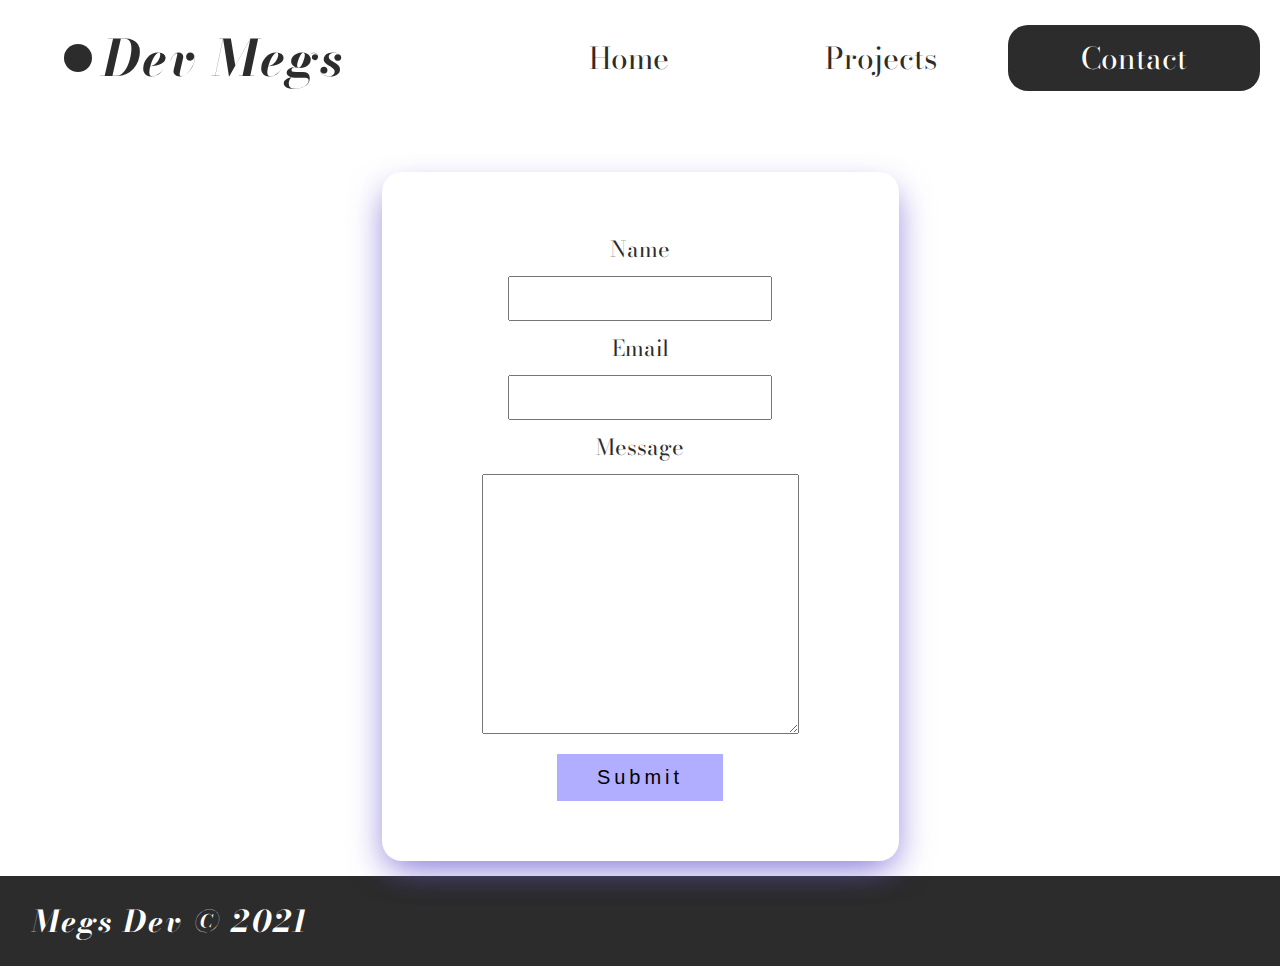
<file: contact/index.html>
<!DOCTYPE html>
<html lang="en">

<head>
    <meta charset="UTF-8">
    <meta http-equiv="X-UA-Compatible" content="IE=edge">
    <meta name="viewport" content="width=device-width, initial-scale=1.0">
    <link href="../style/style.css" rel="stylesheet" type="text/css">
    <link rel="preconnect" href="https://fonts.gstatic.com">
    <link rel="stylesheet" href="https://cdnjs.cloudflare.com/ajax/libs/font-awesome/5.15.2/css/all.min.css"
        integrity="sha512-HK5fgLBL+xu6dm/Ii3z4xhlSUyZgTT9tuc/hSrtw6uzJOvgRr2a9jyxxT1ely+B+xFAmJKVSTbpM/CuL7qxO8w=="
        crossorigin="anonymous" />
    <link href="https://fonts.googleapis.com/css2?family=Bodoni+Moda:ital,wght@0,500;0,900;1,700&display=swap"
        rel="stylesheet">
    <link rel="icon" href="icons/code-solid.svg">
    <title>Portfolio | Dev Megs</title>
</head>

<body>
    <header>
        <nav class="nav-bar">
            <div class="logo">
                <i class="fas fa-code"></i>
                <h1>Dev Megs</h1>
            </div>
            <ul class="menu">
                <li><a href="../index.html">Home</a></li>
                <li><a href="../projects/index.html">Projects</a></li>
                <li class="active" id="last"><a href="index.html">Contact</a></li>
            </ul>
        </nav>
    </header>
    <main>
        <section class="form-wrapper">
            <form>
                <label class="form-label" for="name">Name</label>
                <input class="form-input" type="text" id="name" name="email" requaired>
                <label class="form-label" for="email">Email</label>
                <input class="form-input" type="email" id="email" name="email" requaired>
                <label class="form-label" for="message">Message</label>
                <textarea class="form-input" name="message" id="message" requaired cols="25" rows="8"></textarea>
                <button class="form-button" type="submit">Submit</button>
            </form>
        </section>
    </main>
    <footer>
        <div class="wrapper">
            <h2>Megs Dev &copy; 2021</h2>
            <div class="social">
                <a href="#"><i class="fab fa-twitter-square"></i></a>
                <a href="#"><i class="fab fa-youtube"></i></a>
                <a href="#"><i class="fab fa-instagram-square"></i></a>
            </div>
        </div>
    </footer>
</body>

</html>
</file>
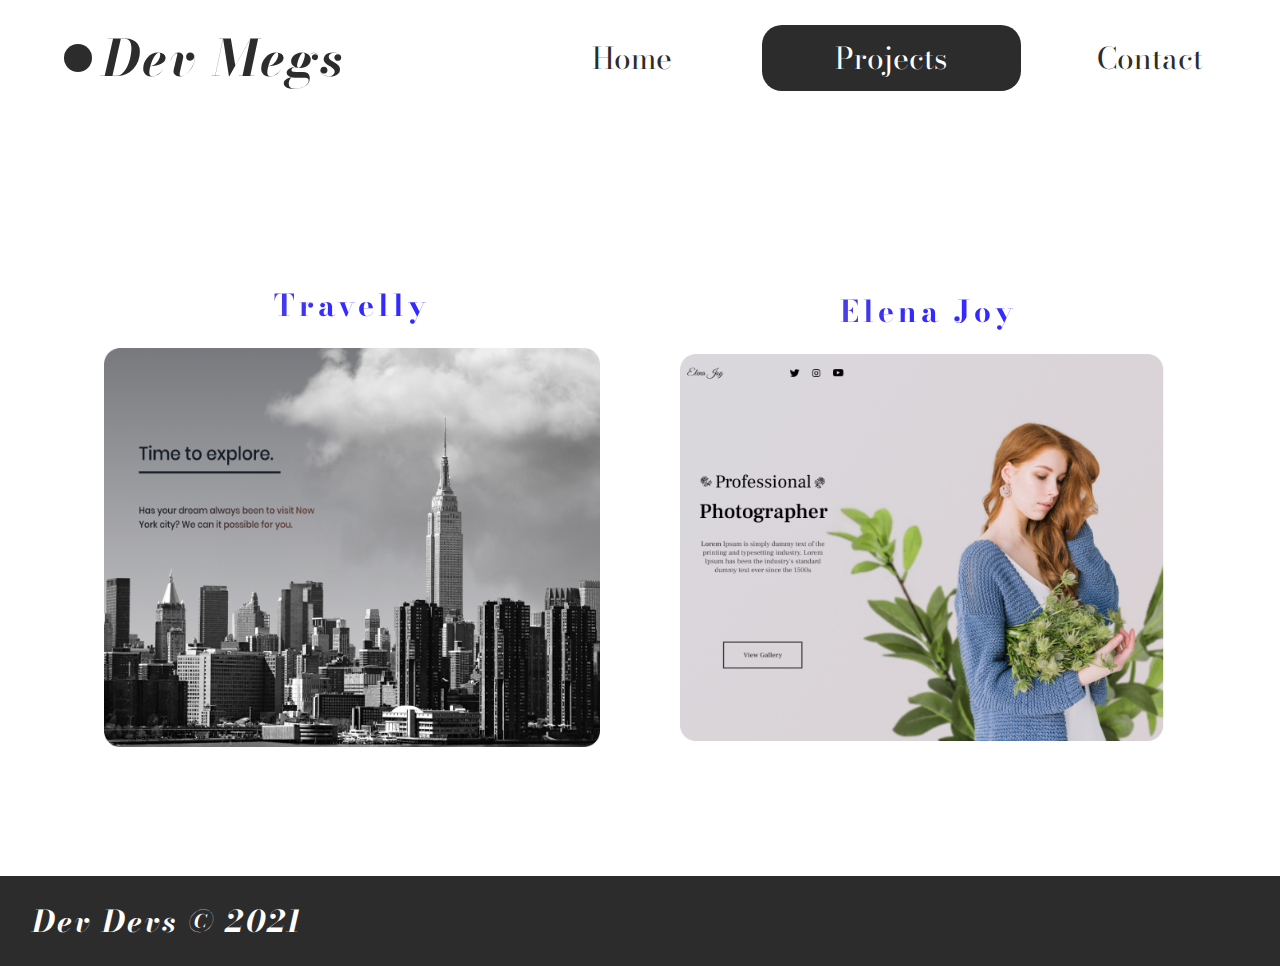
<file: projects/index.html>
<!DOCTYPE html>
<html lang="en">

<head>
    <meta charset="UTF-8">
    <meta http-equiv="X-UA-Compatible" content="IE=edge">
    <meta name="viewport" content="width=device-width, initial-scale=1.0">
    <link href="../style/style.css" rel="stylesheet" type="text/css">
    <link rel="preconnect" href="https://fonts.gstatic.com">
    <link rel="stylesheet" href="https://cdnjs.cloudflare.com/ajax/libs/font-awesome/5.15.2/css/all.min.css"
        integrity="sha512-HK5fgLBL+xu6dm/Ii3z4xhlSUyZgTT9tuc/hSrtw6uzJOvgRr2a9jyxxT1ely+B+xFAmJKVSTbpM/CuL7qxO8w=="
        crossorigin="anonymous" />
    <link href="https://fonts.googleapis.com/css2?family=Bodoni+Moda:ital,wght@0,500;0,900;1,700&display=swap"
        rel="stylesheet">
    <link rel="icon" href="icons/code-solid.svg">
    <title>Portfolio | Dev Megs</title>
</head>

<body>
    <header>
        <nav class="nav-bar">
            <div class="logo">
                <i class="fas fa-code"></i>
                <h1>Dev Megs</h1>
            </div>
            <ul class="menu">
                <li><a href="../index.html">Home</a></li>
                <li class="active"><a href="index.html">Projects</a></li>
                <li><a href="../contact/index.html">Contact</a></li>
            </ul>
        </nav>
    </header>
    <main>
        <section class="project">
            <h1>Travelly</h1>
            <a href="#"><img src="../img/travelly.jpg" alt="project Travelly"></a>
        </section>
        <section class="project">
            <h1>Elena Joy</h1>
            <a href="#"><img src="../img/elena-joy.jpg" alt="project Elena Joy"></a>
        </section>
    </main>
    <footer>
        <div class="wrapper">
            <h2>Dev Devs &copy; 2021</h2>
            <div class="social">
                <a href="#"><i class="fab fa-twitter-square"></i></a>
                <a href="#"><i class="fab fa-youtube"></i></a>
                <a href="#"><i class="fab fa-instagram-square"></i></a>
            </div>
        </div>
    </footer>
</body>

</html>
</file>
<file: style/style.css>
* {
  margin: 0;
  padding: 0;
}

body,
html {
  font-size: 62.5%;
  font-family: "Bodoni Moda", serif;
  color: #2c2c2c;
}

a {
  text-decoration: none;
  color: #2c2c2c;
}

ul {
  list-style-type: none;
}

header {
  width: 95%;
  min-height: 10vh;
  margin-left: auto;
}

.nav-bar {
  display: -webkit-box;
  display: -ms-flexbox;
  display: flex;
  -webkit-box-pack: start;
      -ms-flex-pack: start;
          justify-content: flex-start;
  -webkit-box-align: center;
      -ms-flex-align: center;
          align-items: center;
  -webkit-box-orient: horizontal;
  -webkit-box-direction: normal;
      -ms-flex-direction: row;
          flex-direction: row;
  width: 60%;
  padding: 2rem 0;
  margin-bottom: 2rem;
}

.logo {
  -webkit-box-flex: 1;
      -ms-flex: 1 1 10rem;
          flex: 1 1 10rem;
  display: -webkit-box;
  display: -ms-flexbox;
  display: flex;
  -webkit-box-pack: start;
      -ms-flex-pack: start;
          justify-content: flex-start;
  -webkit-box-align: center;
      -ms-flex-align: center;
          align-items: center;
  -webkit-box-orient: horizontal;
  -webkit-box-direction: normal;
      -ms-flex-direction: row;
          flex-direction: row;
  font-size: 2.5rem;
  margin-bottom: 2rem;
}

.logo h1 {
  font-style: italic;
  letter-spacing: 0.2rem;
}

.fas {
  font-size: 4rem;
  color: white;
  background-color: #2c2c2c;
  border-radius: 40px;
  padding: 1.4rem;
  margin-right: 1rem;
}

.menu {
  -webkit-box-flex: 2;
      -ms-flex: 2 1 10rem;
          flex: 2 1 10rem;
  display: -webkit-box;
  display: -ms-flexbox;
  display: flex;
  -webkit-box-pack: justify;
      -ms-flex-pack: justify;
          justify-content: space-between;
  -webkit-box-align: center;
      -ms-flex-align: center;
          align-items: center;
  -webkit-box-orient: horizontal;
  -webkit-box-direction: normal;
      -ms-flex-direction: row;
          flex-direction: row;
  font-size: 3rem;
  margin-bottom: 2rem;
}

.menu li {
  -webkit-box-flex: 1;
      -ms-flex: 1 1 5rem;
          flex: 1 1 5rem;
  text-align: center;
  padding: 1rem 0;
  border-radius: 2rem;
}

.active {
  background-color: #2c2c2c;
}

.active a {
  color: white;
}

#last {
  margin-right: 2rem;
}

@media screen and (max-width: 1800px) {
  .menu {
    font-size: 3rem;
  }
}

@media screen and (max-width: 1400px) {
  .nav-bar {
    width: 100%;
  }
}

@media screen and (max-width: 1000px) {
  .logo .fas {
    font-size: 3rem;
  }
  .logo h1 {
    font-size: 2rem;
  }
  .menu {
    font-size: 2rem;
  }
}

@media screen and (max-width: 640px) {
  .nav-bar {
    -webkit-box-orient: vertical;
    -webkit-box-direction: normal;
        -ms-flex-direction: column;
            flex-direction: column;
    -webkit-box-pack: center;
        -ms-flex-pack: center;
            justify-content: center;
    padding: 0;
    margin: 0;
  }
  .fas {
    font-size: 2rem;
  }
  .menu {
    max-height: 6vh;
    width: 100%;
  }
  .logo {
    max-height: 8vh;
  }
}

.main {
  width: 95%;
  margin-left: auto;
  min-height: 100vh;
  display: -ms-grid;
  display: grid;
  -ms-grid-columns: (1fr)[5];
      grid-template-columns: repeat(5, 1fr);
  -ms-grid-rows: 1fr;
      grid-template-rows: 1fr;
  -webkit-column-gap: 2rem;
          column-gap: 2rem;
}

#hero {
  -ms-grid-column: 1;
  -ms-grid-column-span: 2;
  grid-column: 1/3;
  -ms-grid-row: 1;
  -ms-grid-row-span: 1;
  grid-row: 1/2;
  -ms-flex-item-align: center;
      -ms-grid-row-align: center;
      align-self: center;
}

.hero-txt h1 {
  font-size: 10rem;
  margin-bottom: 4rem;
}

.hero-txt h2 {
  font-size: 6rem;
  line-height: 1.2;
  width: 70%;
  background: linear-gradient(225deg, #3429ff 54%, rgba(102, 98, 127, 0.8) 100%);
  -webkit-background-clip: text;
  background-clip: text;
  -webkit-text-fill-color: transparent;
  -moz-text-fill-color: transparent;
  margin-bottom: 4rem;
}

.hero-txt p {
  font-size: 3rem;
  margin-bottom: 6rem;
  margin-right: 3rem;
  text-justify: auto;
}

.hero-social {
  -ms-grid-row: 2;
  -ms-grid-row-span: 1;
  grid-row: 2/3;
  -ms-grid-column: 1;
  -ms-grid-column-span: 1;
  grid-column: 1/2;
}

.hero-social img {
  width: 6rem;
  margin-right: 4rem;
}

.hero-animation {
  -ms-grid-row: 1;
  -ms-grid-row-span: 1;
  grid-row: 1/2;
  -ms-grid-column: 3;
  -ms-grid-column-span: 3;
  grid-column: 3/6;
}

.hero-animation svg {
  width: 100%;
  height: 100%;
}

.hero-social img {
  width: 10rem;
}

@media screen and (max-width: 1800px) {
  .hero-txt h1 {
    font-size: 8rem;
  }
  .hero-txt h2 {
    font-size: 4rem;
  }
  .hero-txt p {
    font-size: 2.5rem;
  }
}

@media screen and (max-width: 1400px) {
  .main {
    -ms-grid-columns: 1fr;
        grid-template-columns: 1fr;
    -ms-grid-rows: 1fr 2fr;
        grid-template-rows: 1fr 2fr;
  }
  #hero {
    -ms-grid-row: 1;
    -ms-grid-row-span: 1;
    grid-row: 1/2;
    -ms-grid-column: 1;
    -ms-grid-column-span: 1;
    grid-column: 1/2;
  }
  .hero-animation {
    -ms-grid-row: 2;
    -ms-grid-row-span: 1;
    grid-row: 2/3;
    -ms-grid-column: 1;
    -ms-grid-column-span: 1;
    grid-column: 1/2;
    margin-bottom: 5rem;
  }
  .hero-txt p {
    width: 70%;
  }
}

@media screen and (max-width: 1000px) {
  .main {
    -ms-grid-rows: 1fr 1fr;
        grid-template-rows: 1fr 1fr;
  }
  .hero-txt h1 {
    font-size: 6rem;
  }
  .hero-txt h2 {
    font-size: 4rem;
  }
  .menu {
    font-size: 2rem;
  }
}

@media screen and (max-width: 640px) {
  #hero h1 {
    font-size: 5rem;
    margin-top: 3rem;
  }
  #hero h2 {
    font-size: 3.4rem;
  }
  #hero p {
    margin-bottom: 4rem;
  }
  .hero-social img {
    width: 7rem;
  }
  .main {
    -ms-grid-rows: 1fr 1/2fr;
        grid-template-rows: 1fr 1/2fr;
  }
}

@media screen and (max-width: 440px) {
  #hero h1 {
    font-size: 3rem;
    margin-top: 2rem;
  }
  #hero h2 {
    font-size: 2.4rem;
  }
  #hero p {
    margin-bottom: 3rem;
    font-size: 1.8rem;
  }
  .main {
    -ms-grid-rows: 1fr 1/3fr;
        grid-template-rows: 1fr 1/3fr;
  }
}

@-webkit-keyframes move {
  from {
    -webkit-transform: translateY(50px);
            transform: translateY(50px);
  }
  to {
    -webkit-transform: translateY(0);
            transform: translateY(0);
  }
}

@keyframes move {
  from {
    -webkit-transform: translateY(50px);
            transform: translateY(50px);
  }
  to {
    -webkit-transform: translateY(0);
            transform: translateY(0);
  }
}

@-webkit-keyframes light {
  from {
    -webkit-transform: scale(1);
            transform: scale(1);
    background-color: wheat;
  }
  to {
    -webkit-transform: scale(2);
            transform: scale(2);
    background-color: white;
  }
}

@keyframes light {
  from {
    -webkit-transform: scale(1);
            transform: scale(1);
    background-color: wheat;
  }
  to {
    -webkit-transform: scale(2);
            transform: scale(2);
    background-color: white;
  }
}

@-webkit-keyframes light3 {
  from {
    -webkit-transform: translate(0);
            transform: translate(0);
    background-color: wheat;
  }
  to {
    -webkit-transform: translate(200px, 100px);
            transform: translate(200px, 100px);
    background-color: white;
  }
}

@keyframes light3 {
  from {
    -webkit-transform: translate(0);
            transform: translate(0);
    background-color: wheat;
  }
  to {
    -webkit-transform: translate(200px, 100px);
            transform: translate(200px, 100px);
    background-color: white;
  }
}

#laptop {
  -webkit-animation: move 3s ease-in-out;
          animation: move 3s ease-in-out;
}

#star1 {
  -webkit-animation: light 2s ease-in infinite;
          animation: light 2s ease-in infinite;
}

#star2 {
  -webkit-animation: light 3s ease-in infinite 2s;
          animation: light 3s ease-in infinite 2s;
}

#star3 {
  -webkit-animation: light3 2s ease-in infinite;
          animation: light3 2s ease-in infinite;
}

#star4 {
  -webkit-animation: light 2s ease-in infinite 1s;
          animation: light 2s ease-in infinite 1s;
}

footer {
  background-color: #2c2c2c;
  min-height: 10vh;
  color: white;
}

.wrapper {
  width: 95%;
  min-height: inherit;
  margin: auto;
  display: -webkit-box;
  display: -ms-flexbox;
  display: flex;
  -webkit-box-pack: justify;
      -ms-flex-pack: justify;
          justify-content: space-between;
  -webkit-box-align: center;
      -ms-flex-align: center;
          align-items: center;
}

.wrapper h2 {
  -webkit-box-flex: 2;
      -ms-flex: 2 1 20rem;
          flex: 2 1 20rem;
  font-style: italic;
  font-size: 3rem;
  letter-spacing: 0.2rem;
}

.wrapper .social {
  -webkit-box-flex: 1;
      -ms-flex: 1 1 20rem;
          flex: 1 1 20rem;
  display: -webkit-box;
  display: -ms-flexbox;
  display: flex;
  -webkit-box-pack: justify;
      -ms-flex-pack: justify;
          justify-content: space-between;
}

.wrapper .social a {
  -webkit-box-flex: 1;
      -ms-flex: 1 1 10rem;
          flex: 1 1 10rem;
  text-align: center;
}

.fab {
  color: white;
  font-size: 5rem;
}

@media screen and (max-width: 1000px) {
  .wrapper h2 {
    font-size: 2rem;
  }
  .fab {
    font-size: 4rem;
  }
}

@media screen and (max-width: 640px) {
  .wrapper h2 {
    font-size: 1.5rem;
  }
  .fab {
    font-size: 3rem;
  }
}

main {
  width: 90%;
  min-height: 80vh;
  margin: auto;
  display: -webkit-box;
  display: -ms-flexbox;
  display: flex;
  -webkit-box-pack: center;
      -ms-flex-pack: center;
          justify-content: center;
  -webkit-box-align: center;
      -ms-flex-align: center;
          align-items: center;
  -webkit-box-orient: horizontal;
  -webkit-box-direction: normal;
      -ms-flex-direction: row;
          flex-direction: row;
  -ms-flex-wrap: wrap;
      flex-wrap: wrap;
}

.project {
  -webkit-box-flex: 1;
      -ms-flex: 1 1 40rem;
          flex: 1 1 40rem;
  margin: 4rem 4rem;
  text-align: center;
}

.project h1 {
  margin-bottom: 2rem;
  font-size: 3rem;
  letter-spacing: 0.4rem;
  background: linear-gradient(225deg, #3429ff 54%, rgba(102, 98, 127, 0.8) 100%);
  -webkit-background-clip: text;
  background-clip: text;
  -webkit-text-fill-color: transparent;
  -moz-text-fill-color: transparent;
}

.project img {
  -o-object-fit: cover;
     object-fit: cover;
  width: 100%;
  height: 100%;
}

.project a:hover {
  opacity: 0.8;
}

@media screen and (max-width: 1066px) {
  .project img {
    max-width: 70vw;
  }
}

@media screen and (max-width: 460px) {
  .project {
    margin: 2rem 2rem;
  }
  .project h1 {
    font-size: 2rem;
  }
}

main {
  width: 90%;
  margin: auto;
  min-height: 80vh;
}

form {
  display: -webkit-box;
  display: -ms-flexbox;
  display: flex;
  -webkit-box-pack: center;
      -ms-flex-pack: center;
          justify-content: center;
  -webkit-box-align: center;
      -ms-flex-align: center;
          align-items: center;
  -webkit-box-orient: vertical;
  -webkit-box-direction: normal;
      -ms-flex-direction: column;
          flex-direction: column;
  padding: 6rem 10rem;
}

.form-wrapper {
  border-radius: 2rem;
  -webkit-box-shadow: 8px 13px 33px -8px rgba(110, 93, 209, 0.55), -8px 13px 33px -8px rgba(110, 93, 209, 0.55);
          box-shadow: 8px 13px 33px -8px rgba(110, 93, 209, 0.55), -8px 13px 33px -8px rgba(110, 93, 209, 0.55);
  display: -webkit-box;
  display: -ms-flexbox;
  display: flex;
  -webkit-box-pack: center;
      -ms-flex-pack: center;
          justify-content: center;
  -webkit-box-align: center;
      -ms-flex-align: center;
          align-items: center;
  -webkit-box-orient: horizontal;
  -webkit-box-direction: normal;
      -ms-flex-direction: row;
          flex-direction: row;
}

.form-label {
  font-size: 2.2rem;
  display: block;
}

.form-input {
  font-family: "Bodoni Moda", serif;
  display: block;
  font-size: 2rem;
  letter-spacing: 0.2rem;
  margin: 1rem 0;
  padding: 0.5rem 0;
}

.form-input:focus {
  border-color: #3429ff;
}

.form-button {
  margin-top: 1rem;
  border: none;
  background: #b1adff;
  padding: 1.2rem 4rem;
  letter-spacing: 0.4rem;
  font-size: 2rem;
  -webkit-transition: all 0.6s ease-in-out;
  transition: all 0.6s ease-in-out;
}

.form-button:hover {
  -webkit-transform: scale(1.2);
          transform: scale(1.2);
}

@media screen and (max-width: 720px) {
  form {
    padding: 3rem 4rem;
  }
}

@media screen and (max-width: 460px) {
  form {
    padding: 1rem 2rem;
  }
  .form-label {
    font-size: 1.8rem;
  }
  .form-input {
    font-size: 1.7rem;
  }
  .form-button {
    padding: 1rem 3rem;
  }
}

@media screen and (max-width: 370px) {
  form {
    padding: 1rem 2rem;
  }
  .form-label {
    font-size: 1.4rem;
  }
  .form-input {
    font-size: 1.3rem;
  }
  .form-button {
    padding: 1rem 3rem;
  }
}
/*# sourceMappingURL=style.css.map */
</file>
